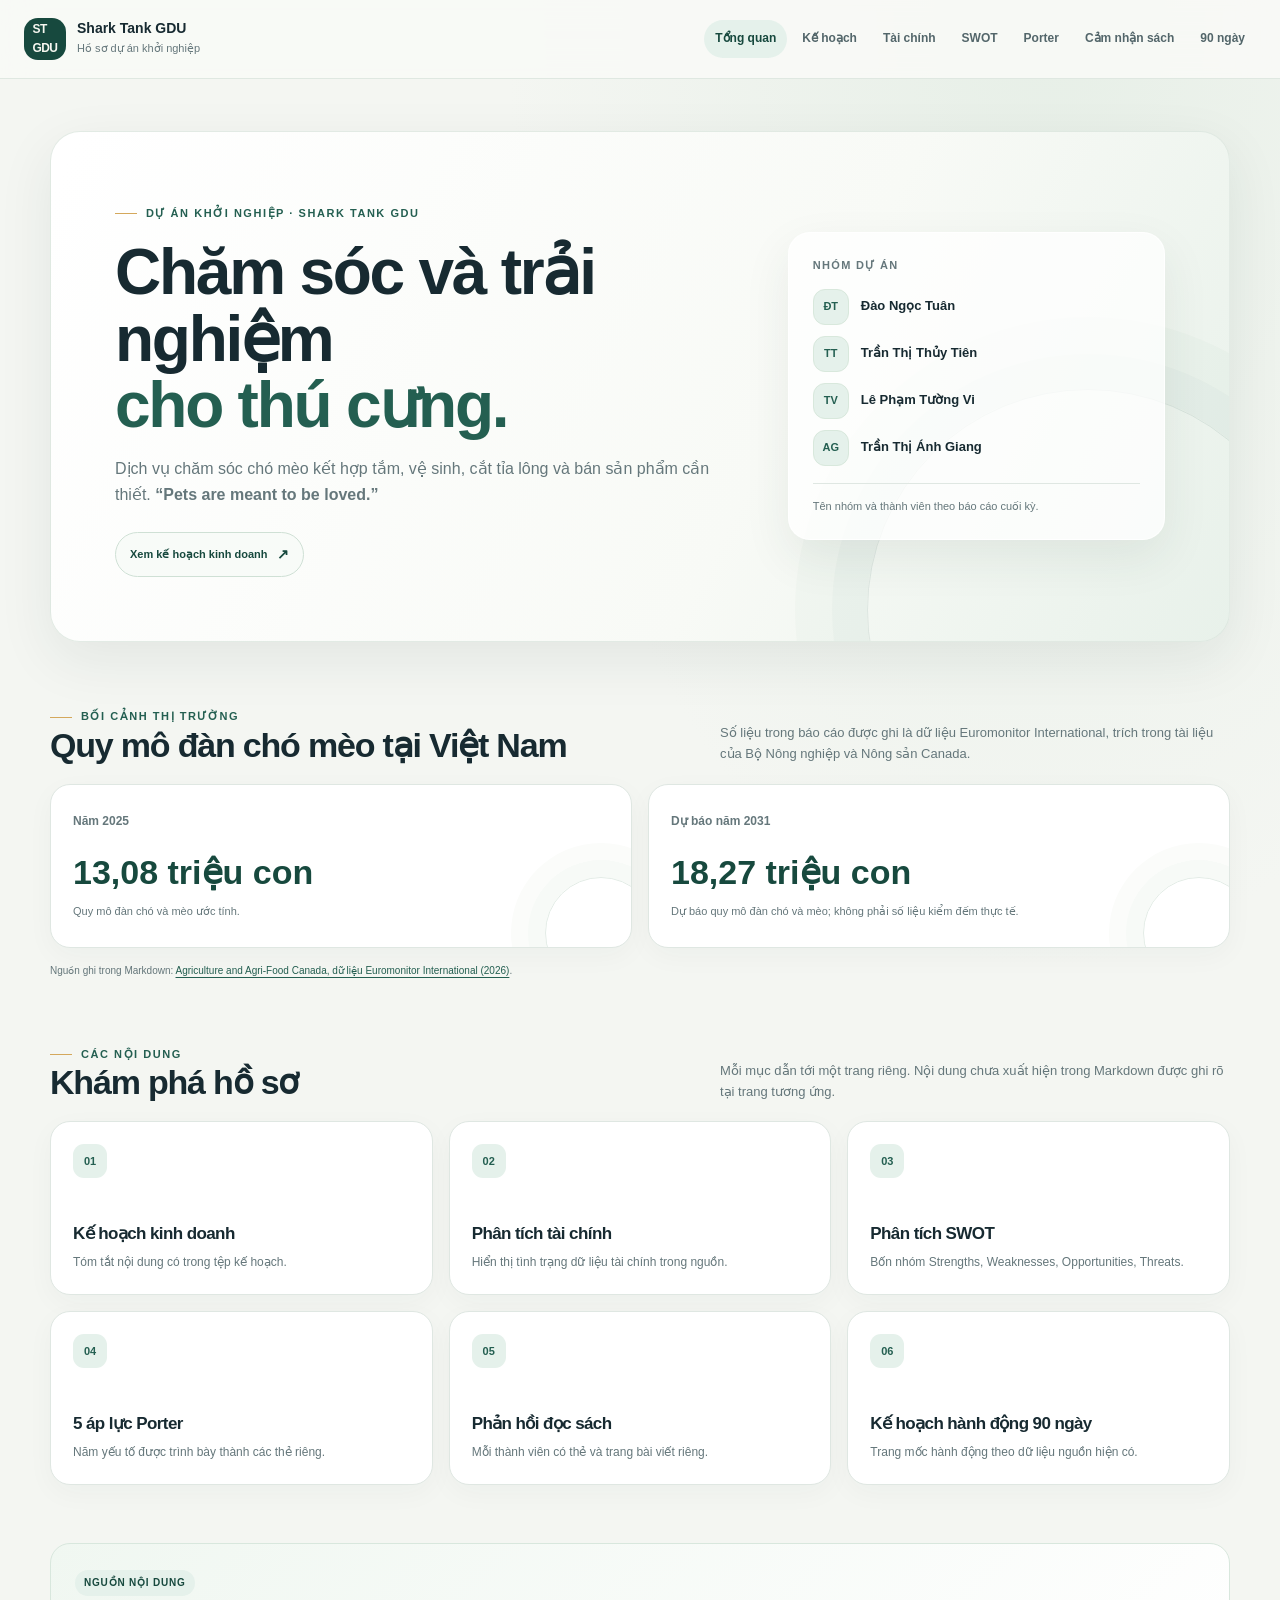
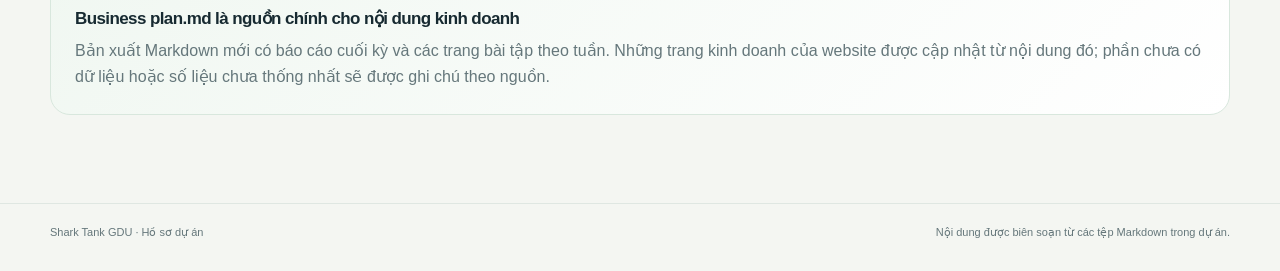
<file: Index.html>
<!doctype html>
<html lang="vi">
<head>
  <meta charset="utf-8">
  <meta name="viewport" content="width=device-width, initial-scale=1">
  <meta name="description" content="Hồ sơ dự án khởi nghiệp Shark Tank GDU từ các tệp Markdown được cung cấp.">
  <title>Shark Tank GDU | Tổng quan</title>
  <link rel="stylesheet" href="style.css">
</head>
<body>
  <header class="site-header">
    <div class="header-inner">
      <a class="brand" href="index.html" aria-label="Shark Tank GDU - Trang chủ">
        <span class="brand-mark">ST<br>GDU</span>
        <span><span class="brand-name">Shark Tank GDU</span><span class="brand-caption">Hồ sơ dự án khởi nghiệp</span></span>
      </a>
      <nav class="main-nav" aria-label="Điều hướng chính">
        <a href="index.html" aria-current="page">Tổng quan</a>
        <a href="business-plan.html">Kế hoạch</a>
        <a href="financial-analysis.html">Tài chính</a>
        <a href="swot.html">SWOT</a>
        <a href="five-forces.html">Porter</a>
        <a href="reflections.html">Cảm nhận sách</a>
        <a href="action-plan.html">90 ngày</a>
      </nav>
    </div>
  </header>

  <main class="page-shell page-main">
    <section class="hero">
      <div class="hero-copy">
        <span class="eyebrow">Dự án khởi nghiệp · Shark Tank GDU</span>
        <h1>Chăm sóc và trải nghiệm<br><span>cho thú cưng.</span></h1>
        <p>Dịch vụ chăm sóc chó mèo kết hợp tắm, vệ sinh, cắt tỉa lông và bán sản phẩm cần thiết. <strong>“Pets are meant to be loved.”</strong></p>
        <a class="button-link" href="business-plan.html">Xem kế hoạch kinh doanh</a>
      </div>
      <aside class="hero-panel" aria-label="Thành viên được nêu trong các tệp Markdown">
        <p class="hero-panel-label">Nhóm dự án</p>
        <div class="team-stack">
          <div class="team-row"><span class="avatar">ĐT</span>Đào Ngọc Tuân</div>
          <div class="team-row"><span class="avatar">TT</span>Trần Thị Thủy Tiên</div>
          <div class="team-row"><span class="avatar">TV</span>Lê Phạm Tường Vi</div>
          <div class="team-row"><span class="avatar">AG</span>Trần Thị Ánh Giang</div>
        </div>
        <p class="hero-panel-foot">Tên nhóm và thành viên theo báo cáo cuối kỳ.</p>
      </aside>
    </section>

    <section class="section" aria-labelledby="market-title">
      <div class="section-heading"><div><span class="eyebrow">Bối cảnh thị trường</span><h2 id="market-title">Quy mô đàn chó mèo tại Việt Nam</h2></div><p>Số liệu trong báo cáo được ghi là dữ liệu Euromonitor International, trích trong tài liệu của Bộ Nông nghiệp và Nông sản Canada.</p></div>
      <div class="card-grid two">
        <article class="card metric-card"><span class="metric-label">Năm 2025</span><strong class="metric-value large">13,08 triệu con</strong><p>Quy mô đàn chó và mèo ước tính.</p></article>
        <article class="card metric-card"><span class="metric-label">Dự báo năm 2031</span><strong class="metric-value large">18,27 triệu con</strong><p>Dự báo quy mô đàn chó và mèo; không phải số liệu kiểm đếm thực tế.</p></article>
      </div>
      <p class="market-source">Nguồn ghi trong Markdown: <a href="https://agriculture.canada.ca/en/international-trade/reports-and-guides/sector-trend-analysis-pet-food-vietnam?utm_source=chatgpt.com" target="_blank" rel="noreferrer">Agriculture and Agri-Food Canada, dữ liệu Euromonitor International (2026)</a>.</p>
    </section>

    <section class="section" aria-labelledby="sections-title">
      <div class="section-heading">
        <div><span class="eyebrow">Các nội dung</span><h2 id="sections-title">Khám phá hồ sơ</h2></div>
        <p>Mỗi mục dẫn tới một trang riêng. Nội dung chưa xuất hiện trong Markdown được ghi rõ tại trang tương ứng.</p>
      </div>
      <div class="card-grid">
        <a class="card card-link" href="business-plan.html"><span class="card-index">01</span><h3>Kế hoạch kinh doanh</h3><p>Tóm tắt nội dung có trong tệp kế hoạch.</p></a>
        <a class="card card-link" href="financial-analysis.html"><span class="card-index">02</span><h3>Phân tích tài chính</h3><p>Hiển thị tình trạng dữ liệu tài chính trong nguồn.</p></a>
        <a class="card card-link" href="swot.html"><span class="card-index">03</span><h3>Phân tích SWOT</h3><p>Bốn nhóm Strengths, Weaknesses, Opportunities, Threats.</p></a>
        <a class="card card-link" href="five-forces.html"><span class="card-index">04</span><h3>5 áp lực Porter</h3><p>Năm yếu tố được trình bày thành các thẻ riêng.</p></a>
        <a class="card card-link" href="reflections.html"><span class="card-index">05</span><h3>Phản hồi đọc sách</h3><p>Mỗi thành viên có thẻ và trang bài viết riêng.</p></a>
        <a class="card card-link" href="action-plan.html"><span class="card-index">06</span><h3>Kế hoạch hành động 90 ngày</h3><p>Trang mốc hành động theo dữ liệu nguồn hiện có.</p></a>
      </div>
    </section>

    <section class="section">
      <div class="note-card">
        <span class="source-label">Nguồn nội dung</span>
        <h3>Business plan.md là nguồn chính cho nội dung kinh doanh</h3>
        <p>Bản xuất Markdown mới có báo cáo cuối kỳ và các trang bài tập theo tuần. Những trang kinh doanh của website được cập nhật từ nội dung đó; phần chưa có dữ liệu hoặc số liệu chưa thống nhất sẽ được ghi chú theo nguồn.</p>
      </div>
    </section>
  </main>

  <footer class="site-footer"><div class="page-shell footer-inner"><p>Shark Tank GDU · Hồ sơ dự án</p><p>Nội dung được biên soạn từ các tệp Markdown trong dự án.</p></div></footer>
</body>
</html>
</file>
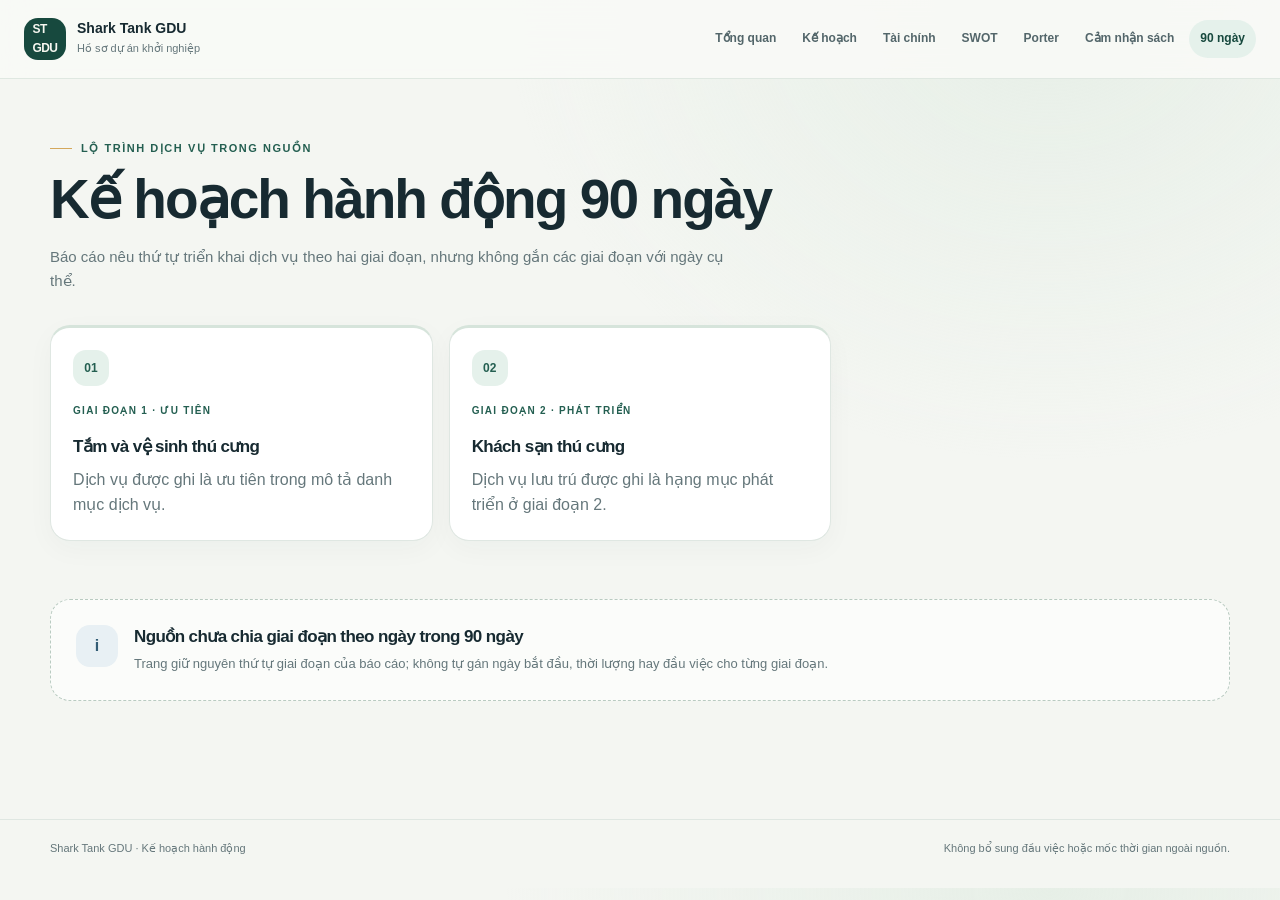
<file: action-plan.html>
<!doctype html>
<html lang="vi">
<head>
  <meta charset="utf-8">
  <meta name="viewport" content="width=device-width, initial-scale=1">
  <meta name="description" content="Kế hoạch hành động 90 ngày theo dữ liệu Markdown nguồn.">
  <title>Kế hoạch hành động 90 ngày | Shark Tank GDU</title>
  <link rel="stylesheet" href="style.css">
</head>
<body>
  <header class="site-header"><div class="header-inner">
    <a class="brand" href="index.html"><span class="brand-mark">ST<br>GDU</span><span><span class="brand-name">Shark Tank GDU</span><span class="brand-caption">Hồ sơ dự án khởi nghiệp</span></span></a>
    <nav class="main-nav" aria-label="Điều hướng chính"><a href="index.html">Tổng quan</a><a href="business-plan.html">Kế hoạch</a><a href="financial-analysis.html">Tài chính</a><a href="swot.html">SWOT</a><a href="five-forces.html">Porter</a><a href="reflections.html">Cảm nhận sách</a><a href="action-plan.html" aria-current="page">90 ngày</a></nav>
  </div></header>
  <main class="page-shell page-main">
    <div class="page-intro"><span class="eyebrow">Lộ trình dịch vụ trong nguồn</span><h1>Kế hoạch hành động 90 ngày</h1><p>Báo cáo nêu thứ tự triển khai dịch vụ theo hai giai đoạn, nhưng không gắn các giai đoạn với ngày cụ thể.</p></div>
    <div class="timeline">
      <article class="card timeline-card"><span class="phase-number">01</span><p class="timeline-phase">Giai đoạn 1 · Ưu tiên</p><h3>Tắm và vệ sinh thú cưng</h3><p>Dịch vụ được ghi là ưu tiên trong mô tả danh mục dịch vụ.</p></article>
      <article class="card timeline-card"><span class="phase-number">02</span><p class="timeline-phase">Giai đoạn 2 · Phát triển</p><h3>Khách sạn thú cưng</h3><p>Dịch vụ lưu trú được ghi là hạng mục phát triển ở giai đoạn 2.</p></article>
    </div>
    <section class="section"><div class="empty-state"><span class="empty-mark">i</span><div><h3>Nguồn chưa chia giai đoạn theo ngày trong 90 ngày</h3><p>Trang giữ nguyên thứ tự giai đoạn của báo cáo; không tự gán ngày bắt đầu, thời lượng hay đầu việc cho từng giai đoạn.</p></div></div></section>
  </main>
  <footer class="site-footer"><div class="page-shell footer-inner"><p>Shark Tank GDU · Kế hoạch hành động</p><p>Không bổ sung đầu việc hoặc mốc thời gian ngoài nguồn.</p></div></footer>
</body>
</html>
</file>
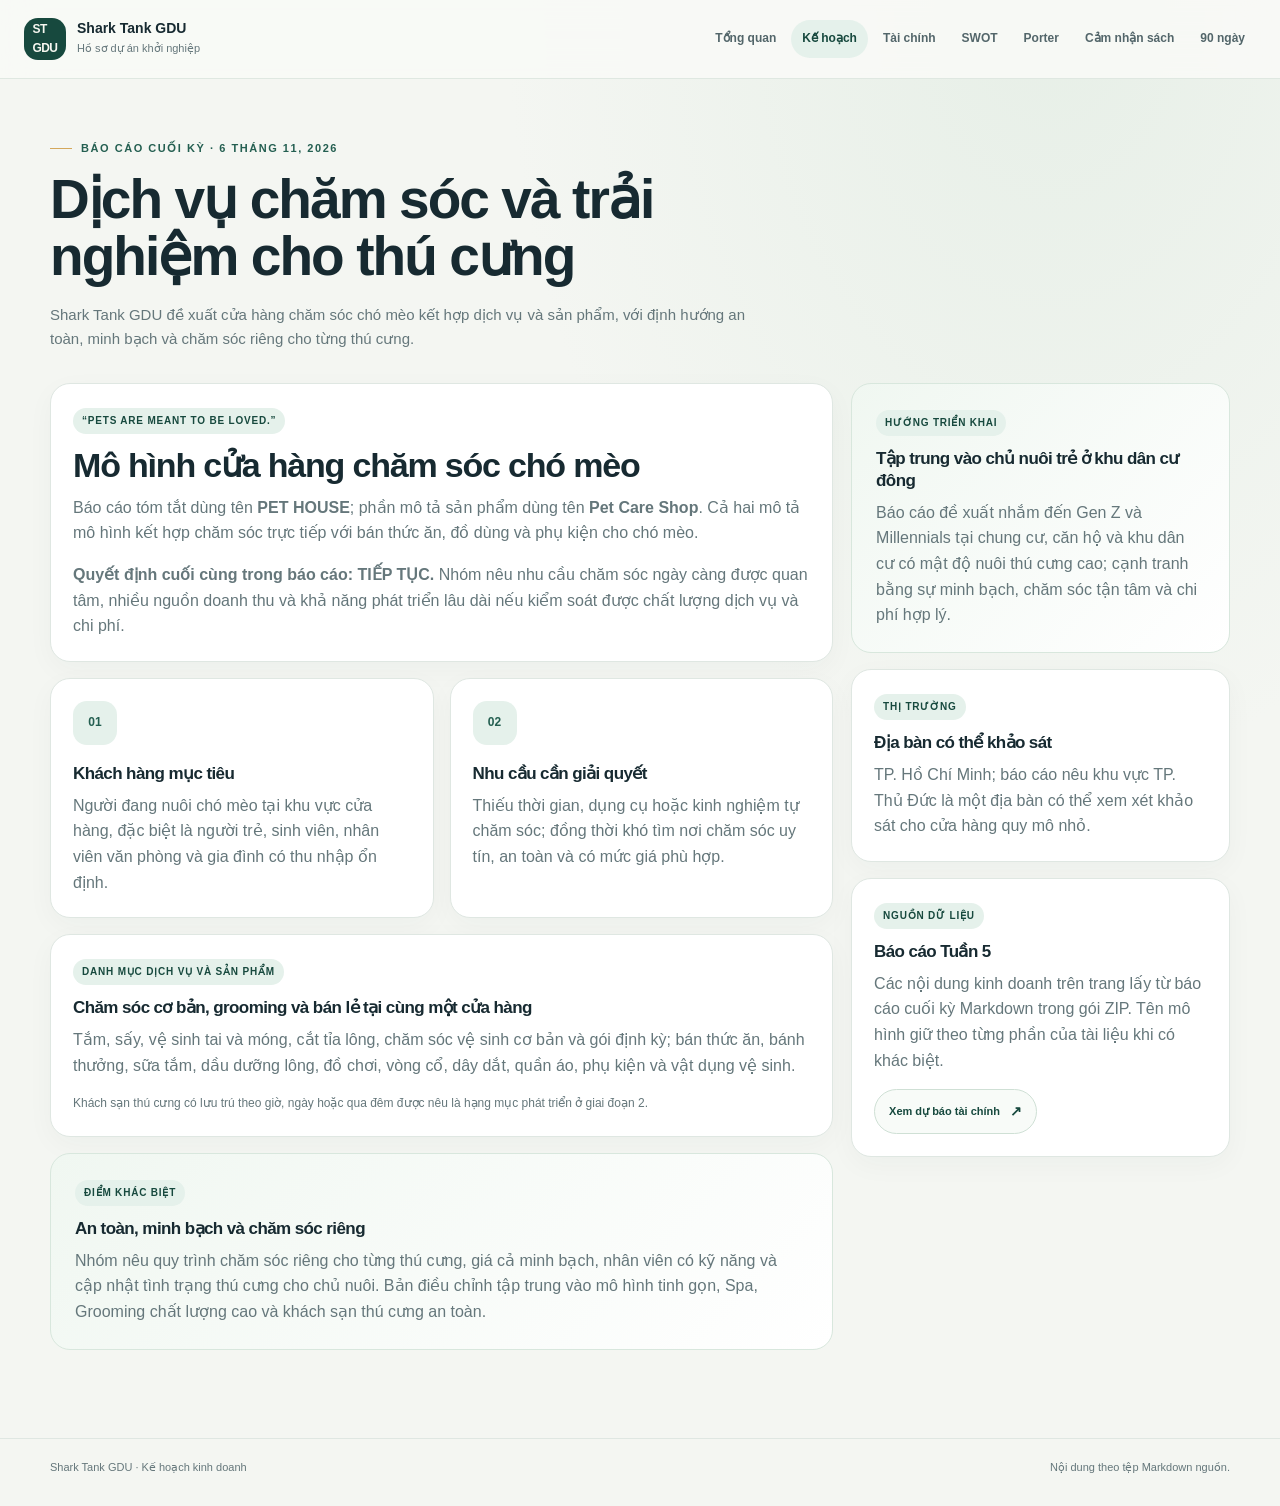
<file: business-plan.html>
<!doctype html>
<html lang="vi">
<head>
  <meta charset="utf-8">
  <meta name="viewport" content="width=device-width, initial-scale=1">
  <meta name="description" content="Nội dung kế hoạch kinh doanh có trong tệp Markdown của Shark Tank GDU.">
  <title>Kế hoạch kinh doanh | Shark Tank GDU</title>
  <link rel="stylesheet" href="style.css">
</head>
<body>
  <header class="site-header"><div class="header-inner">
    <a class="brand" href="index.html"><span class="brand-mark">ST<br>GDU</span><span><span class="brand-name">Shark Tank GDU</span><span class="brand-caption">Hồ sơ dự án khởi nghiệp</span></span></a>
    <nav class="main-nav" aria-label="Điều hướng chính"><a href="index.html">Tổng quan</a><a href="business-plan.html" aria-current="page">Kế hoạch</a><a href="financial-analysis.html">Tài chính</a><a href="swot.html">SWOT</a><a href="five-forces.html">Porter</a><a href="reflections.html">Cảm nhận sách</a><a href="action-plan.html">90 ngày</a></nav>
  </div></header>
  <main class="page-shell page-main">
    <div class="page-intro"><span class="eyebrow">Báo cáo cuối kỳ · 6 tháng 11, 2026</span><h1>Dịch vụ chăm sóc và trải nghiệm cho thú cưng</h1><p>Shark Tank GDU đề xuất cửa hàng chăm sóc chó mèo kết hợp dịch vụ và sản phẩm, với định hướng an toàn, minh bạch và chăm sóc riêng cho từng thú cưng.</p></div>
    <div class="content-layout">
      <div class="content-stack">
        <article class="card">
          <span class="source-label">“Pets are meant to be loved.”</span>
          <h2>Mô hình cửa hàng chăm sóc chó mèo</h2>
          <p>Báo cáo tóm tắt dùng tên <strong>PET HOUSE</strong>; phần mô tả sản phẩm dùng tên <strong>Pet Care Shop</strong>. Cả hai mô tả mô hình kết hợp chăm sóc trực tiếp với bán thức ăn, đồ dùng và phụ kiện cho chó mèo.</p>
          <p><strong>Quyết định cuối cùng trong báo cáo: TIẾP TỤC.</strong> Nhóm nêu nhu cầu chăm sóc ngày càng được quan tâm, nhiều nguồn doanh thu và khả năng phát triển lâu dài nếu kiểm soát được chất lượng dịch vụ và chi phí.</p>
        </article>
        <div class="card-grid two">
          <article class="card"><span class="card-icon">01</span><h3>Khách hàng mục tiêu</h3><p>Người đang nuôi chó mèo tại khu vực cửa hàng, đặc biệt là người trẻ, sinh viên, nhân viên văn phòng và gia đình có thu nhập ổn định.</p></article>
          <article class="card"><span class="card-icon">02</span><h3>Nhu cầu cần giải quyết</h3><p>Thiếu thời gian, dụng cụ hoặc kinh nghiệm tự chăm sóc; đồng thời khó tìm nơi chăm sóc uy tín, an toàn và có mức giá phù hợp.</p></article>
        </div>
        <article class="card">
          <span class="source-label">Danh mục dịch vụ và sản phẩm</span>
          <h3>Chăm sóc cơ bản, grooming và bán lẻ tại cùng một cửa hàng</h3>
          <p>Tắm, sấy, vệ sinh tai và móng, cắt tỉa lông, chăm sóc vệ sinh cơ bản và gói định kỳ; bán thức ăn, bánh thưởng, sữa tắm, dầu dưỡng lông, đồ chơi, vòng cổ, dây dắt, quần áo, phụ kiện và vật dụng vệ sinh.</p>
          <p class="muted-small">Khách sạn thú cưng có lưu trú theo giờ, ngày hoặc qua đêm được nêu là hạng mục phát triển ở giai đoạn 2.</p>
        </article>
        <article class="note-card">
          <span class="source-label">Điểm khác biệt</span>
          <h3>An toàn, minh bạch và chăm sóc riêng</h3>
          <p>Nhóm nêu quy trình chăm sóc riêng cho từng thú cưng, giá cả minh bạch, nhân viên có kỹ năng và cập nhật tình trạng thú cưng cho chủ nuôi. Bản điều chỉnh tập trung vào mô hình tinh gọn, Spa, Grooming chất lượng cao và khách sạn thú cưng an toàn.</p>
        </article>
      </div>
      <aside class="content-stack">
        <div class="note-card"><span class="source-label">Hướng triển khai</span><h3>Tập trung vào chủ nuôi trẻ ở khu dân cư đông</h3><p>Báo cáo đề xuất nhắm đến Gen Z và Millennials tại chung cư, căn hộ và khu dân cư có mật độ nuôi thú cưng cao; cạnh tranh bằng sự minh bạch, chăm sóc tận tâm và chi phí hợp lý.</p></div>
        <article class="card"><span class="source-label">Thị trường</span><h3>Địa bàn có thể khảo sát</h3><p>TP. Hồ Chí Minh; báo cáo nêu khu vực TP. Thủ Đức là một địa bàn có thể xem xét khảo sát cho cửa hàng quy mô nhỏ.</p></article>
        <article class="card"><span class="source-label">Nguồn dữ liệu</span><h3>Báo cáo Tuần 5</h3><p>Các nội dung kinh doanh trên trang lấy từ báo cáo cuối kỳ Markdown trong gói ZIP. Tên mô hình giữ theo từng phần của tài liệu khi có khác biệt.</p><a class="button-link" href="financial-analysis.html">Xem dự báo tài chính</a></article>
      </aside>
    </div>
  </main>
  <footer class="site-footer"><div class="page-shell footer-inner"><p>Shark Tank GDU · Kế hoạch kinh doanh</p><p>Nội dung theo tệp Markdown nguồn.</p></div></footer>
</body>
</html>
</file>
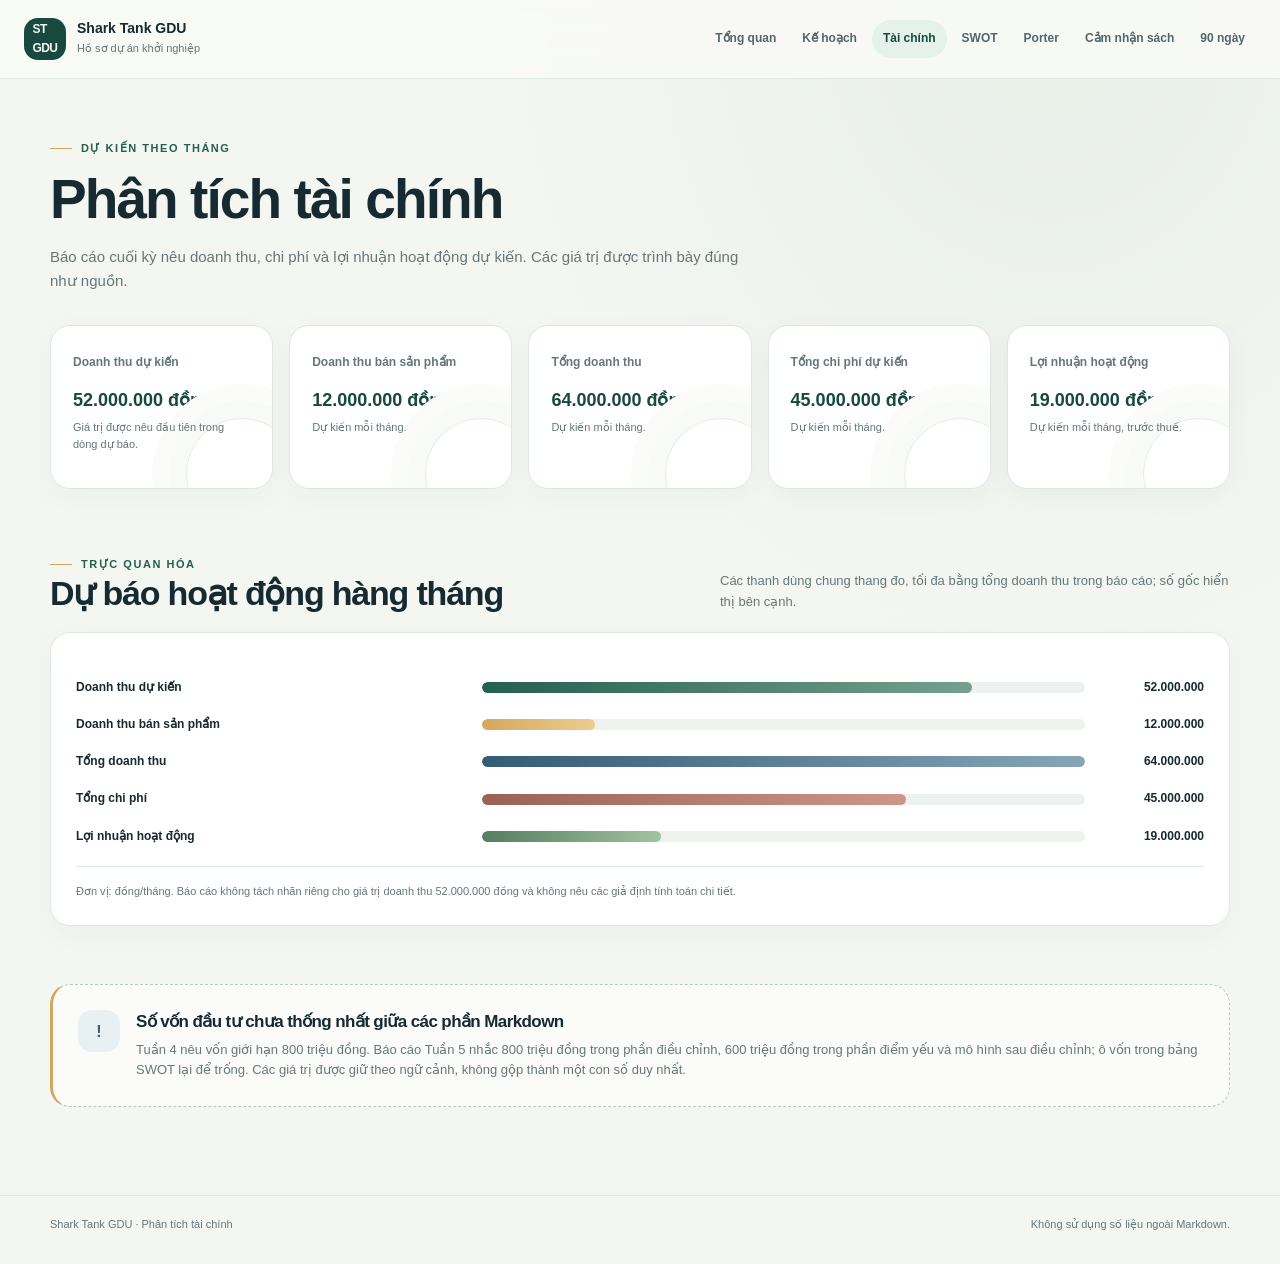
<file: financial-analysis.html>
<!doctype html>
<html lang="vi">
<head>
  <meta charset="utf-8">
  <meta name="viewport" content="width=device-width, initial-scale=1">
  <meta name="description" content="Phân tích tài chính dựa trên nội dung trong Markdown.">
  <title>Phân tích tài chính | Shark Tank GDU</title>
  <link rel="stylesheet" href="style.css">
</head>
<body>
  <header class="site-header"><div class="header-inner">
    <a class="brand" href="index.html"><span class="brand-mark">ST<br>GDU</span><span><span class="brand-name">Shark Tank GDU</span><span class="brand-caption">Hồ sơ dự án khởi nghiệp</span></span></a>
    <nav class="main-nav" aria-label="Điều hướng chính"><a href="index.html">Tổng quan</a><a href="business-plan.html">Kế hoạch</a><a href="financial-analysis.html" aria-current="page">Tài chính</a><a href="swot.html">SWOT</a><a href="five-forces.html">Porter</a><a href="reflections.html">Cảm nhận sách</a><a href="action-plan.html">90 ngày</a></nav>
  </div></header>
  <main class="page-shell page-main">
    <div class="page-intro"><span class="eyebrow">Dự kiến theo tháng</span><h1>Phân tích tài chính</h1><p>Báo cáo cuối kỳ nêu doanh thu, chi phí và lợi nhuận hoạt động dự kiến. Các giá trị được trình bày đúng như nguồn.</p></div>
    <div class="card-grid five">
      <article class="card metric-card"><span class="metric-label">Doanh thu dự kiến</span><strong class="metric-value">52.000.000 đồng</strong><p>Giá trị được nêu đầu tiên trong dòng dự báo.</p></article>
      <article class="card metric-card"><span class="metric-label">Doanh thu bán sản phẩm</span><strong class="metric-value">12.000.000 đồng</strong><p>Dự kiến mỗi tháng.</p></article>
      <article class="card metric-card"><span class="metric-label">Tổng doanh thu</span><strong class="metric-value">64.000.000 đồng</strong><p>Dự kiến mỗi tháng.</p></article>
      <article class="card metric-card"><span class="metric-label">Tổng chi phí dự kiến</span><strong class="metric-value">45.000.000 đồng</strong><p>Dự kiến mỗi tháng.</p></article>
      <article class="card metric-card"><span class="metric-label">Lợi nhuận hoạt động</span><strong class="metric-value">19.000.000 đồng</strong><p>Dự kiến mỗi tháng, trước thuế.</p></article>
    </div>
    <section class="section">
      <div class="section-heading"><div><span class="eyebrow">Trực quan hóa</span><h2>Dự báo hoạt động hàng tháng</h2></div><p>Các thanh dùng chung thang đo, tối đa bằng tổng doanh thu trong báo cáo; số gốc hiển thị bên cạnh.</p></div>
      <div class="card finance-chart">
        <div class="bar-list" aria-label="So sánh dự báo tài chính theo tháng">
          <div class="bar-item"><span class="bar-label">Doanh thu dự kiến</span><div class="bar-track"><span class="bar-fill" style="width:81.25%"></span></div><strong class="bar-value">52.000.000</strong></div>
          <div class="bar-item"><span class="bar-label">Doanh thu bán sản phẩm</span><div class="bar-track"><span class="bar-fill" style="width:18.75%"></span></div><strong class="bar-value">12.000.000</strong></div>
          <div class="bar-item"><span class="bar-label">Tổng doanh thu</span><div class="bar-track"><span class="bar-fill" style="width:100%"></span></div><strong class="bar-value">64.000.000</strong></div>
          <div class="bar-item"><span class="bar-label">Tổng chi phí</span><div class="bar-track"><span class="bar-fill" style="width:70.3125%"></span></div><strong class="bar-value">45.000.000</strong></div>
          <div class="bar-item"><span class="bar-label">Lợi nhuận hoạt động</span><div class="bar-track"><span class="bar-fill" style="width:29.6875%"></span></div><strong class="bar-value">19.000.000</strong></div>
        </div>
        <p class="finance-note">Đơn vị: đồng/tháng. Báo cáo không tách nhãn riêng cho giá trị doanh thu 52.000.000 đồng và không nêu các giả định tính toán chi tiết.</p>
      </div>
    </section>
    <section class="section">
      <div class="empty-state finance-conflict"><span class="empty-mark">!</span><div><h3>Số vốn đầu tư chưa thống nhất giữa các phần Markdown</h3><p>Tuần 4 nêu vốn giới hạn 800 triệu đồng. Báo cáo Tuần 5 nhắc 800 triệu đồng trong phần điều chỉnh, 600 triệu đồng trong phần điểm yếu và mô hình sau điều chỉnh; ô vốn trong bảng SWOT lại để trống. Các giá trị được giữ theo ngữ cảnh, không gộp thành một con số duy nhất.</p></div></div>
    </section>
  </main>
  <footer class="site-footer"><div class="page-shell footer-inner"><p>Shark Tank GDU · Phân tích tài chính</p><p>Không sử dụng số liệu ngoài Markdown.</p></div></footer>
</body>
</html>
</file>
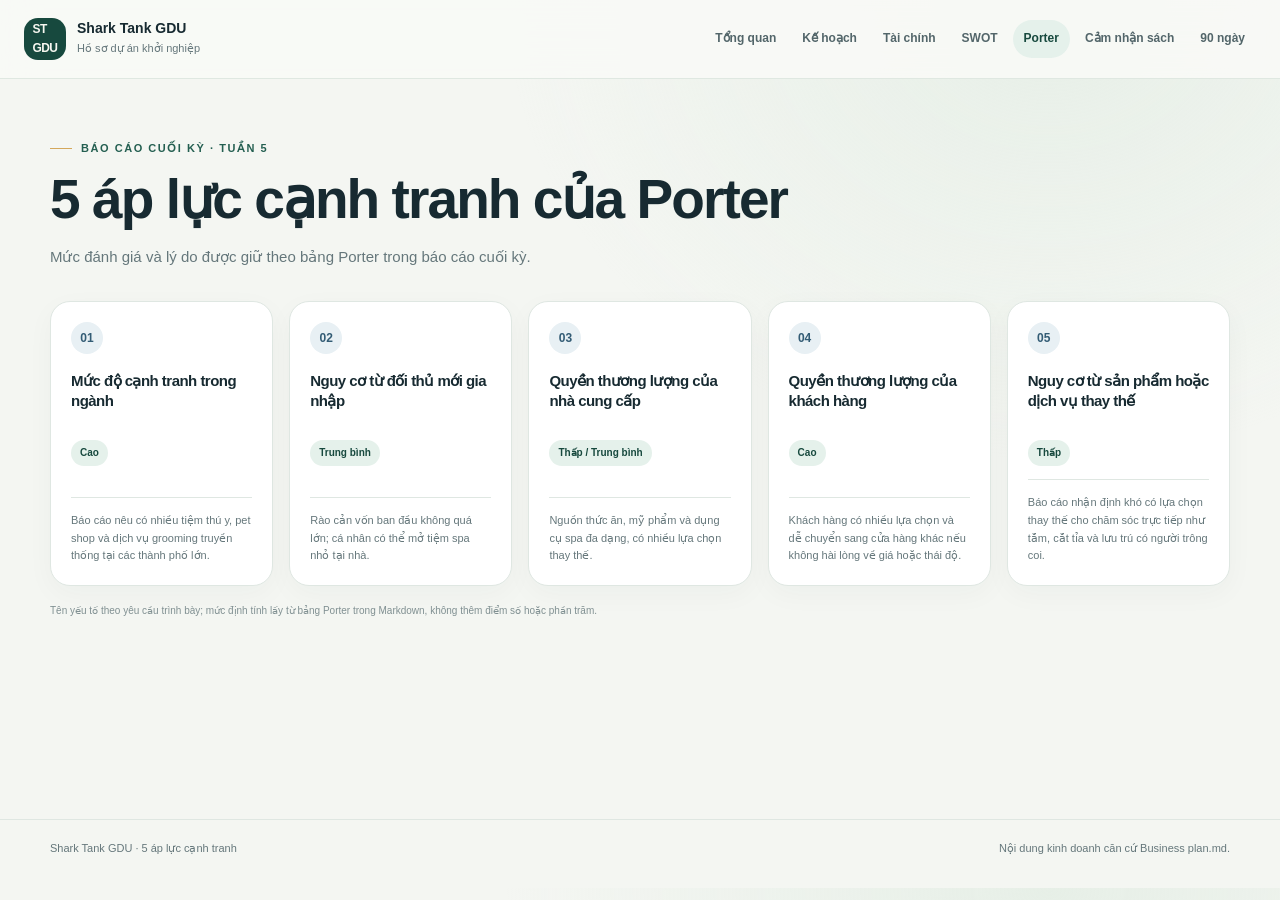
<file: five-forces.html>
<!doctype html>
<html lang="vi">
<head>
  <meta charset="utf-8">
  <meta name="viewport" content="width=device-width, initial-scale=1">
  <meta name="description" content="Năm áp lực cạnh tranh của Porter theo nội dung Markdown nguồn.">
  <title>5 áp lực cạnh tranh của Porter | Shark Tank GDU</title>
  <link rel="stylesheet" href="style.css">
</head>
<body>
  <header class="site-header"><div class="header-inner">
    <a class="brand" href="index.html"><span class="brand-mark">ST<br>GDU</span><span><span class="brand-name">Shark Tank GDU</span><span class="brand-caption">Hồ sơ dự án khởi nghiệp</span></span></a>
    <nav class="main-nav" aria-label="Điều hướng chính"><a href="index.html">Tổng quan</a><a href="business-plan.html">Kế hoạch</a><a href="financial-analysis.html">Tài chính</a><a href="swot.html">SWOT</a><a href="five-forces.html" aria-current="page">Porter</a><a href="reflections.html">Cảm nhận sách</a><a href="action-plan.html">90 ngày</a></nav>
  </div></header>
  <main class="page-shell page-main">
    <div class="page-intro"><span class="eyebrow">Báo cáo cuối kỳ · Tuần 5</span><h1>5 áp lực cạnh tranh của Porter</h1><p>Mức đánh giá và lý do được giữ theo bảng Porter trong báo cáo cuối kỳ.</p></div>
    <div class="card-grid five">
      <article class="card force-card"><span class="force-number">01</span><h3>Mức độ cạnh tranh trong ngành</h3><span class="force-level">Cao</span><p class="force-reason">Báo cáo nêu có nhiều tiệm thú y, pet shop và dịch vụ grooming truyền thống tại các thành phố lớn.</p></article>
      <article class="card force-card"><span class="force-number">02</span><h3>Nguy cơ từ đối thủ mới gia nhập</h3><span class="force-level">Trung bình</span><p class="force-reason">Rào cản vốn ban đầu không quá lớn; cá nhân có thể mở tiệm spa nhỏ tại nhà.</p></article>
      <article class="card force-card"><span class="force-number">03</span><h3>Quyền thương lượng của nhà cung cấp</h3><span class="force-level">Thấp / Trung bình</span><p class="force-reason">Nguồn thức ăn, mỹ phẩm và dụng cụ spa đa dạng, có nhiều lựa chọn thay thế.</p></article>
      <article class="card force-card"><span class="force-number">04</span><h3>Quyền thương lượng của khách hàng</h3><span class="force-level">Cao</span><p class="force-reason">Khách hàng có nhiều lựa chọn và dễ chuyển sang cửa hàng khác nếu không hài lòng về giá hoặc thái độ.</p></article>
      <article class="card force-card"><span class="force-number">05</span><h3>Nguy cơ từ sản phẩm hoặc dịch vụ thay thế</h3><span class="force-level">Thấp</span><p class="force-reason">Báo cáo nhận định khó có lựa chọn thay thế cho chăm sóc trực tiếp như tắm, cắt tỉa và lưu trú có người trông coi.</p></article>
    </div>
    <p class="source-note">Tên yếu tố theo yêu cầu trình bày; mức định tính lấy từ bảng Porter trong Markdown, không thêm điểm số hoặc phần trăm.</p>
  </main>
  <footer class="site-footer"><div class="page-shell footer-inner"><p>Shark Tank GDU · 5 áp lực cạnh tranh</p><p>Nội dung kinh doanh căn cứ Business plan.md.</p></div></footer>
</body>
</html>
</file>
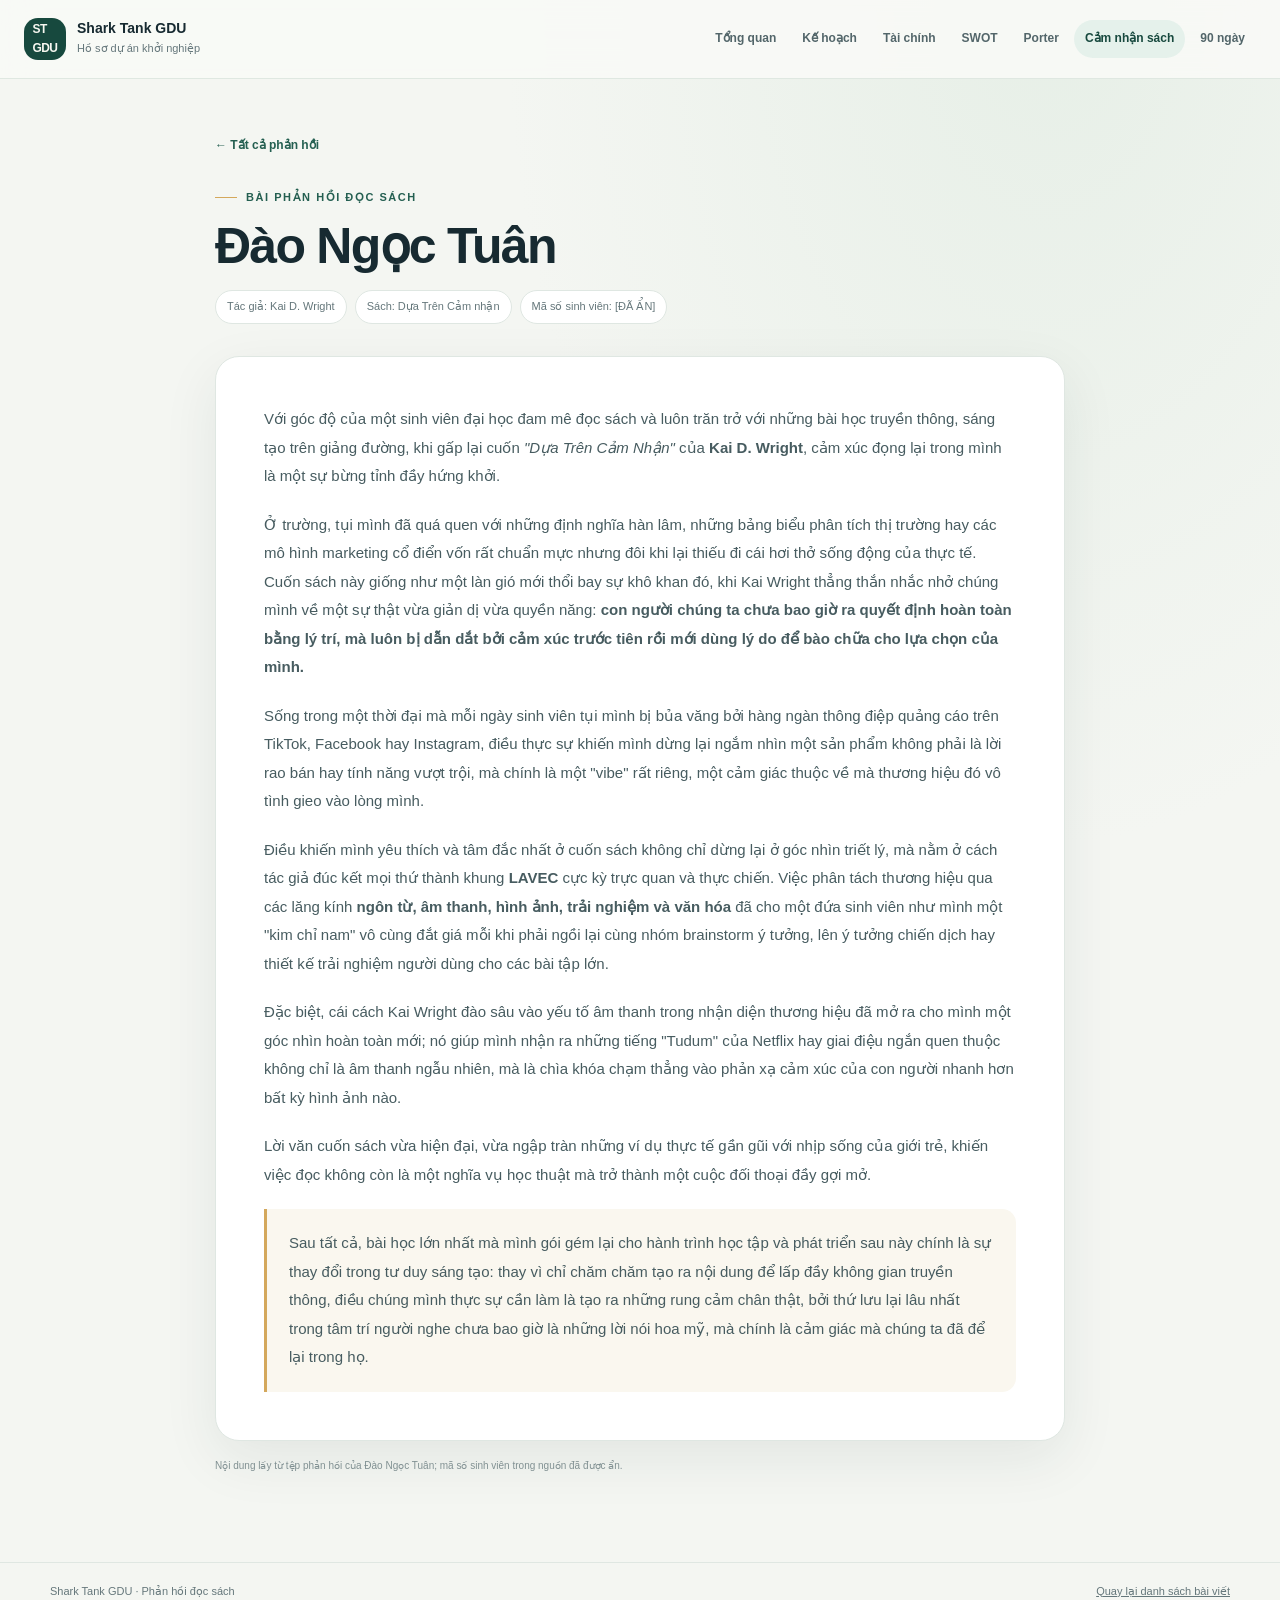
<file: reflection-dao-ngoc-tuan.html>
<!doctype html>
<html lang="vi">
<head>
  <meta charset="utf-8">
  <meta name="viewport" content="width=device-width, initial-scale=1">
  <meta name="description" content="Bài phản hồi đọc sách của Đào Ngọc Tuân về Dựa Trên Cảm nhận.">
  <title>Đào Ngọc Tuân | Phản hồi đọc sách</title>
  <link rel="stylesheet" href="style.css">
</head>
<body>
  <header class="site-header"><div class="header-inner">
    <a class="brand" href="index.html"><span class="brand-mark">ST<br>GDU</span><span><span class="brand-name">Shark Tank GDU</span><span class="brand-caption">Hồ sơ dự án khởi nghiệp</span></span></a>
    <nav class="main-nav" aria-label="Điều hướng chính"><a href="index.html">Tổng quan</a><a href="business-plan.html">Kế hoạch</a><a href="financial-analysis.html">Tài chính</a><a href="swot.html">SWOT</a><a href="five-forces.html">Porter</a><a href="reflections.html" aria-current="page">Cảm nhận sách</a><a href="action-plan.html">90 ngày</a></nav>
  </div></header>
  <main class="page-shell page-main reflection-detail">
    <a class="detail-back" href="reflections.html">← Tất cả phản hồi</a>
    <div class="page-intro"><span class="eyebrow">Bài phản hồi đọc sách</span><h1>Đào Ngọc Tuân</h1><div class="article-meta"><span class="meta-pill">Tác giả: Kai D. Wright</span><span class="meta-pill">Sách: Dựa Trên Cảm nhận</span><span class="meta-pill">Mã số sinh viên: [ĐÃ ẨN]</span></div></div>
    <article class="article-body">
      <p>Với góc độ của một sinh viên đại học đam mê đọc sách và luôn trăn trở với những bài học truyền thông, sáng tạo trên giảng đường, khi gấp lại cuốn <em>"Dựa Trên Cảm Nhận"</em> của <strong>Kai D. Wright</strong>, cảm xúc đọng lại trong mình là một sự bừng tỉnh đầy hứng khởi.</p>
      <p>Ở trường, tụi mình đã quá quen với những định nghĩa hàn lâm, những bảng biểu phân tích thị trường hay các mô hình marketing cổ điển vốn rất chuẩn mực nhưng đôi khi lại thiếu đi cái hơi thở sống động của thực tế. Cuốn sách này giống như một làn gió mới thổi bay sự khô khan đó, khi Kai Wright thẳng thắn nhắc nhở chúng mình về một sự thật vừa giản dị vừa quyền năng: <strong>con người chúng ta chưa bao giờ ra quyết định hoàn toàn bằng lý trí, mà luôn bị dẫn dắt bởi cảm xúc trước tiên rồi mới dùng lý do để bào chữa cho lựa chọn của mình.</strong></p>
      <p>Sống trong một thời đại mà mỗi ngày sinh viên tụi mình bị bủa văng bởi hàng ngàn thông điệp quảng cáo trên TikTok, Facebook hay Instagram, điều thực sự khiến mình dừng lại ngắm nhìn một sản phẩm không phải là lời rao bán hay tính năng vượt trội, mà chính là một "vibe" rất riêng, một cảm giác thuộc về mà thương hiệu đó vô tình gieo vào lòng mình.</p>
      <p>Điều khiến mình yêu thích và tâm đắc nhất ở cuốn sách không chỉ dừng lại ở góc nhìn triết lý, mà nằm ở cách tác giả đúc kết mọi thứ thành khung <strong>LAVEC</strong> cực kỳ trực quan và thực chiến. Việc phân tách thương hiệu qua các lăng kính <strong>ngôn từ, âm thanh, hình ảnh, trải nghiệm và văn hóa</strong> đã cho một đứa sinh viên như mình một "kim chỉ nam" vô cùng đắt giá mỗi khi phải ngồi lại cùng nhóm brainstorm ý tưởng, lên ý tưởng chiến dịch hay thiết kế trải nghiệm người dùng cho các bài tập lớn.</p>
      <p>Đặc biệt, cái cách Kai Wright đào sâu vào yếu tố âm thanh trong nhận diện thương hiệu đã mở ra cho mình một góc nhìn hoàn toàn mới; nó giúp mình nhận ra những tiếng "Tudum" của Netflix hay giai điệu ngắn quen thuộc không chỉ là âm thanh ngẫu nhiên, mà là chìa khóa chạm thẳng vào phản xạ cảm xúc của con người nhanh hơn bất kỳ hình ảnh nào.</p>
      <p>Lời văn cuốn sách vừa hiện đại, vừa ngập tràn những ví dụ thực tế gần gũi với nhịp sống của giới trẻ, khiến việc đọc không còn là một nghĩa vụ học thuật mà trở thành một cuộc đối thoại đầy gợi mở.</p>
      <div class="article-callout"><p>Sau tất cả, bài học lớn nhất mà mình gói gém lại cho hành trình học tập và phát triển sau này chính là sự thay đổi trong tư duy sáng tạo: thay vì chỉ chăm chăm tạo ra nội dung để lấp đầy không gian truyền thông, điều chúng mình thực sự cần làm là tạo ra những rung cảm chân thật, bởi thứ lưu lại lâu nhất trong tâm trí người nghe chưa bao giờ là những lời nói hoa mỹ, mà chính là cảm giác mà chúng ta đã để lại trong họ.</p></div>
    </article>
    <p class="source-note">Nội dung lấy từ tệp phản hồi của Đào Ngọc Tuân; mã số sinh viên trong nguồn đã được ẩn.</p>
  </main>
  <footer class="site-footer"><div class="page-shell footer-inner"><p>Shark Tank GDU · Phản hồi đọc sách</p><p><a href="reflections.html">Quay lại danh sách bài viết</a></p></div></footer>
</body>
</html>
</file>
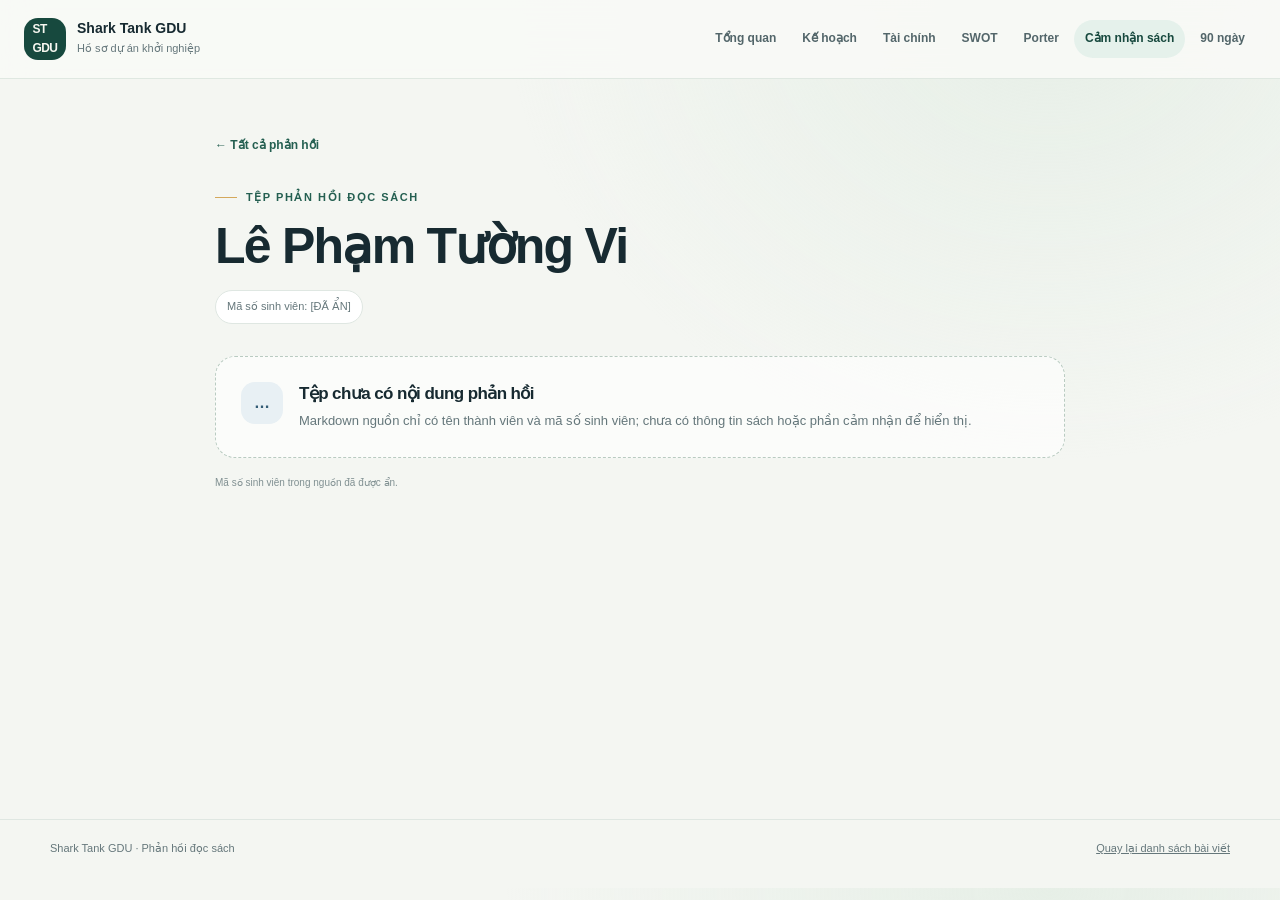
<file: reflection-le-pham-tuong-vi.html>
<!doctype html>
<html lang="vi">
<head>
  <meta charset="utf-8">
  <meta name="viewport" content="width=device-width, initial-scale=1">
  <meta name="description" content="Trang phản hồi đọc sách của Lê Phạm Tường Vi.">
  <title>Lê Phạm Tường Vi | Phản hồi đọc sách</title>
  <link rel="stylesheet" href="style.css">
</head>
<body>
  <header class="site-header"><div class="header-inner">
    <a class="brand" href="index.html"><span class="brand-mark">ST<br>GDU</span><span><span class="brand-name">Shark Tank GDU</span><span class="brand-caption">Hồ sơ dự án khởi nghiệp</span></span></a>
    <nav class="main-nav" aria-label="Điều hướng chính"><a href="index.html">Tổng quan</a><a href="business-plan.html">Kế hoạch</a><a href="financial-analysis.html">Tài chính</a><a href="swot.html">SWOT</a><a href="five-forces.html">Porter</a><a href="reflections.html" aria-current="page">Cảm nhận sách</a><a href="action-plan.html">90 ngày</a></nav>
  </div></header>
  <main class="page-shell page-main reflection-detail">
    <a class="detail-back" href="reflections.html">← Tất cả phản hồi</a>
    <div class="page-intro"><span class="eyebrow">Tệp phản hồi đọc sách</span><h1>Lê Phạm Tường Vi</h1><div class="article-meta"><span class="meta-pill">Mã số sinh viên: [ĐÃ ẨN]</span></div></div>
    <div class="empty-state"><span class="empty-mark">…</span><div><h3>Tệp chưa có nội dung phản hồi</h3><p>Markdown nguồn chỉ có tên thành viên và mã số sinh viên; chưa có thông tin sách hoặc phần cảm nhận để hiển thị.</p></div></div>
    <p class="source-note">Mã số sinh viên trong nguồn đã được ẩn.</p>
  </main>
  <footer class="site-footer"><div class="page-shell footer-inner"><p>Shark Tank GDU · Phản hồi đọc sách</p><p><a href="reflections.html">Quay lại danh sách bài viết</a></p></div></footer>
</body>
</html>
</file>
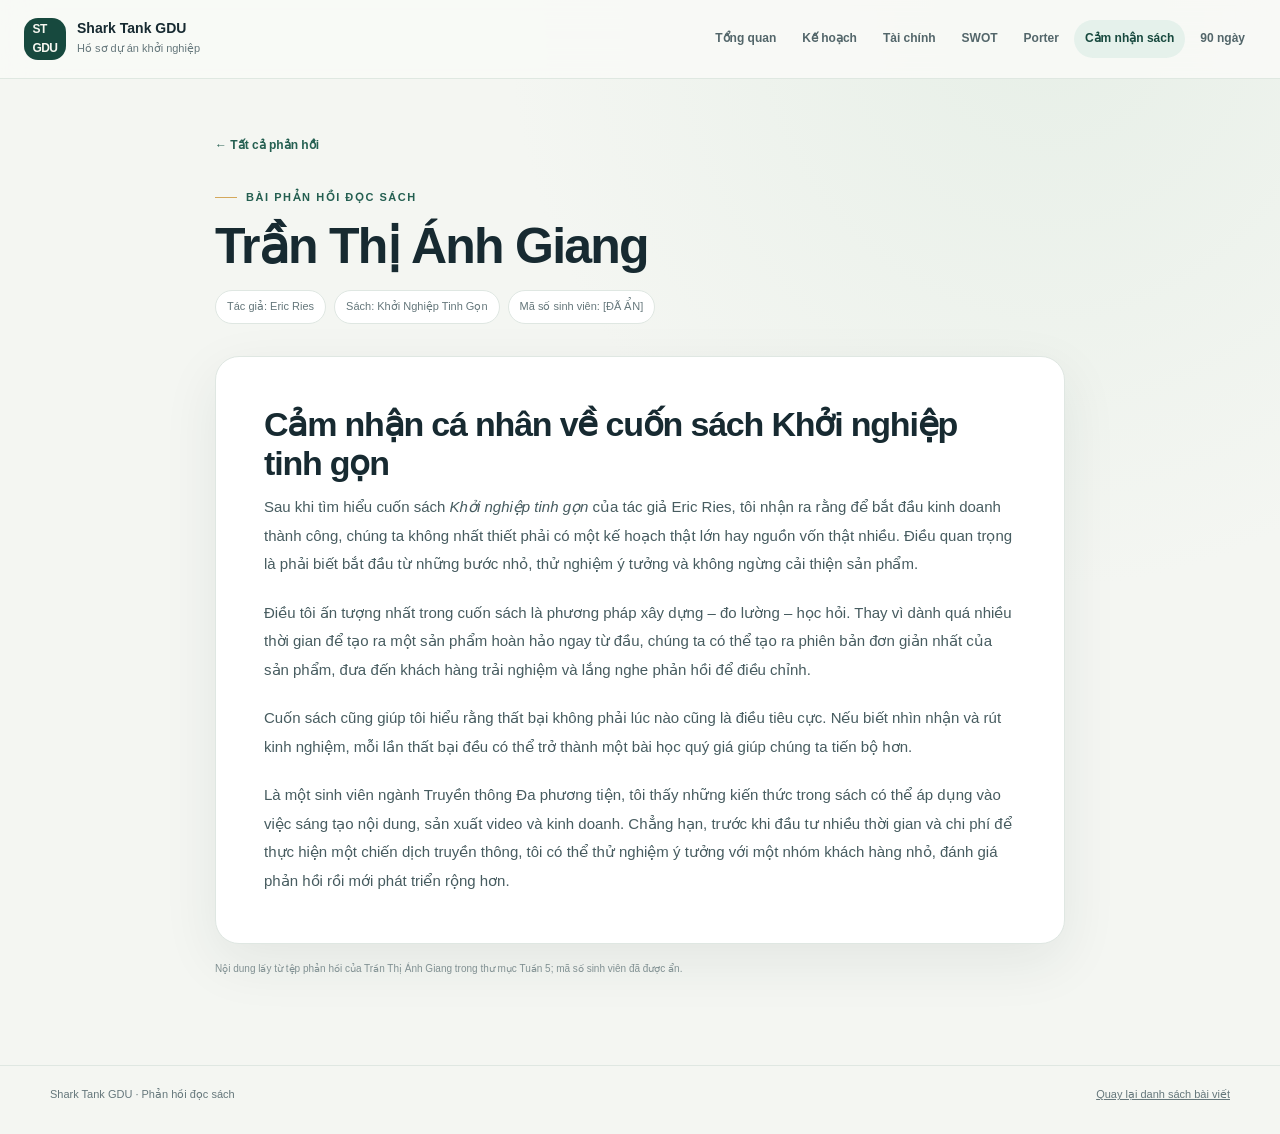
<file: reflection-tran-thi-anh-giang.html>
<!doctype html>
<html lang="vi">
<head>
  <meta charset="utf-8">
  <meta name="viewport" content="width=device-width, initial-scale=1">
  <meta name="description" content="Bài phản hồi đọc sách của Trần Thị Ánh Giang về Khởi Nghiệp Tinh Gọn.">
  <title>Trần Thị Ánh Giang | Phản hồi đọc sách</title>
  <link rel="stylesheet" href="style.css">
</head>
<body>
  <header class="site-header"><div class="header-inner">
    <a class="brand" href="index.html"><span class="brand-mark">ST<br>GDU</span><span><span class="brand-name">Shark Tank GDU</span><span class="brand-caption">Hồ sơ dự án khởi nghiệp</span></span></a>
    <nav class="main-nav" aria-label="Điều hướng chính"><a href="index.html">Tổng quan</a><a href="business-plan.html">Kế hoạch</a><a href="financial-analysis.html">Tài chính</a><a href="swot.html">SWOT</a><a href="five-forces.html">Porter</a><a href="reflections.html" aria-current="page">Cảm nhận sách</a><a href="action-plan.html">90 ngày</a></nav>
  </div></header>
  <main class="page-shell page-main reflection-detail">
    <a class="detail-back" href="reflections.html">← Tất cả phản hồi</a>
    <div class="page-intro"><span class="eyebrow">Bài phản hồi đọc sách</span><h1>Trần Thị Ánh Giang</h1><div class="article-meta"><span class="meta-pill">Tác giả: Eric Ries</span><span class="meta-pill">Sách: Khởi Nghiệp Tinh Gọn</span><span class="meta-pill">Mã số sinh viên: [ĐÃ ẨN]</span></div></div>
    <article class="article-body">
      <h2>Cảm nhận cá nhân về cuốn sách Khởi nghiệp tinh gọn</h2>
      <p>Sau khi tìm hiểu cuốn sách <em>Khởi nghiệp tinh gọn</em> của tác giả Eric Ries, tôi nhận ra rằng để bắt đầu kinh doanh thành công, chúng ta không nhất thiết phải có một kế hoạch thật lớn hay nguồn vốn thật nhiều. Điều quan trọng là phải biết bắt đầu từ những bước nhỏ, thử nghiệm ý tưởng và không ngừng cải thiện sản phẩm.</p>
      <p>Điều tôi ấn tượng nhất trong cuốn sách là phương pháp xây dựng – đo lường – học hỏi. Thay vì dành quá nhiều thời gian để tạo ra một sản phẩm hoàn hảo ngay từ đầu, chúng ta có thể tạo ra phiên bản đơn giản nhất của sản phẩm, đưa đến khách hàng trải nghiệm và lắng nghe phản hồi để điều chỉnh.</p>
      <p>Cuốn sách cũng giúp tôi hiểu rằng thất bại không phải lúc nào cũng là điều tiêu cực. Nếu biết nhìn nhận và rút kinh nghiệm, mỗi lần thất bại đều có thể trở thành một bài học quý giá giúp chúng ta tiến bộ hơn.</p>
      <p>Là một sinh viên ngành Truyền thông Đa phương tiện, tôi thấy những kiến thức trong sách có thể áp dụng vào việc sáng tạo nội dung, sản xuất video và kinh doanh. Chẳng hạn, trước khi đầu tư nhiều thời gian và chi phí để thực hiện một chiến dịch truyền thông, tôi có thể thử nghiệm ý tưởng với một nhóm khách hàng nhỏ, đánh giá phản hồi rồi mới phát triển rộng hơn.</p>
    </article>
    <p class="source-note">Nội dung lấy từ tệp phản hồi của Trần Thị Ánh Giang trong thư mục Tuần 5; mã số sinh viên đã được ẩn.</p>
  </main>
  <footer class="site-footer"><div class="page-shell footer-inner"><p>Shark Tank GDU · Phản hồi đọc sách</p><p><a href="reflections.html">Quay lại danh sách bài viết</a></p></div></footer>
</body>
</html>
</file>
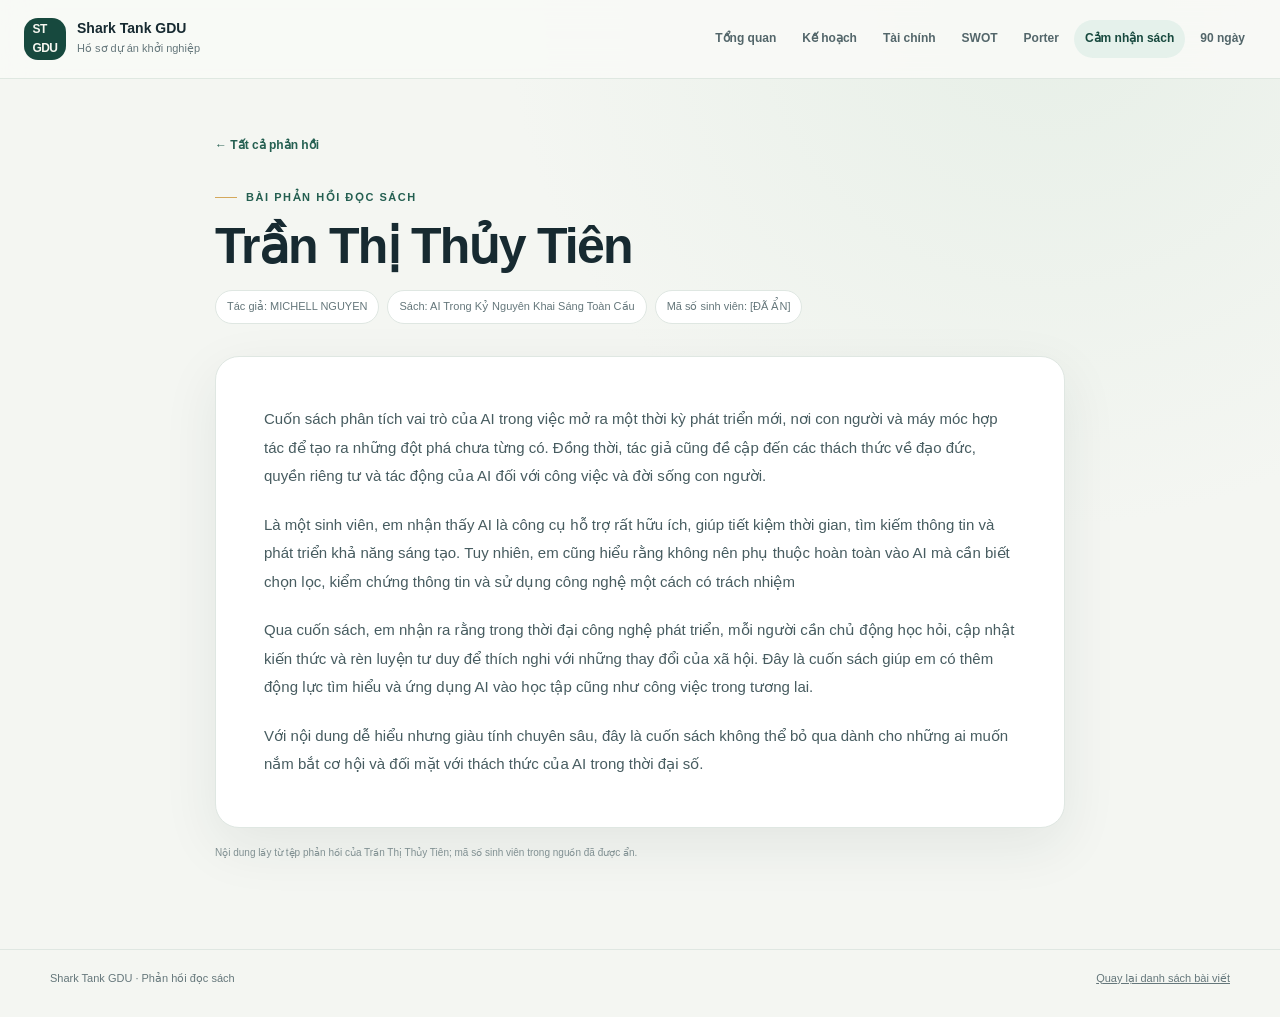
<file: reflection-tran-thi-thuy-tien.html>
<!doctype html>
<html lang="vi">
<head>
  <meta charset="utf-8">
  <meta name="viewport" content="width=device-width, initial-scale=1">
  <meta name="description" content="Bài phản hồi đọc sách của Trần Thị Thủy Tiên về AI Trong Kỷ Nguyên Khai Sáng Toàn Cầu.">
  <title>Trần Thị Thủy Tiên | Phản hồi đọc sách</title>
  <link rel="stylesheet" href="style.css">
</head>
<body>
  <header class="site-header"><div class="header-inner">
    <a class="brand" href="index.html"><span class="brand-mark">ST<br>GDU</span><span><span class="brand-name">Shark Tank GDU</span><span class="brand-caption">Hồ sơ dự án khởi nghiệp</span></span></a>
    <nav class="main-nav" aria-label="Điều hướng chính"><a href="index.html">Tổng quan</a><a href="business-plan.html">Kế hoạch</a><a href="financial-analysis.html">Tài chính</a><a href="swot.html">SWOT</a><a href="five-forces.html">Porter</a><a href="reflections.html" aria-current="page">Cảm nhận sách</a><a href="action-plan.html">90 ngày</a></nav>
  </div></header>
  <main class="page-shell page-main reflection-detail">
    <a class="detail-back" href="reflections.html">← Tất cả phản hồi</a>
    <div class="page-intro"><span class="eyebrow">Bài phản hồi đọc sách</span><h1>Trần Thị Thủy Tiên</h1><div class="article-meta"><span class="meta-pill">Tác giả: MICHELL NGUYEN</span><span class="meta-pill">Sách: AI Trong Kỷ Nguyên Khai Sáng Toàn Cầu</span><span class="meta-pill">Mã số sinh viên: [ĐÃ ẨN]</span></div></div>
    <article class="article-body">
      <p>Cuốn sách phân tích vai trò của AI trong việc mở ra một thời kỳ phát triển mới, nơi con người và máy móc hợp tác để tạo ra những đột phá chưa từng có. Đồng thời, tác giả cũng đề cập đến các thách thức về đạo đức, quyền riêng tư và tác động của AI đối với công việc và đời sống con người.</p>
      <p>Là một sinh viên, em nhận thấy AI là công cụ hỗ trợ rất hữu ích, giúp tiết kiệm thời gian, tìm kiếm thông tin và phát triển khả năng sáng tạo. Tuy nhiên, em cũng hiểu rằng không nên phụ thuộc hoàn toàn vào AI mà cần biết chọn lọc, kiểm chứng thông tin và sử dụng công nghệ một cách có trách nhiệm</p>
      <p>Qua cuốn sách, em nhận ra rằng trong thời đại công nghệ phát triển, mỗi người cần chủ động học hỏi, cập nhật kiến thức và rèn luyện tư duy để thích nghi với những thay đổi của xã hội. Đây là cuốn sách giúp em có thêm động lực tìm hiểu và ứng dụng AI vào học tập cũng như công việc trong tương lai.</p>
      <p>Với nội dung dễ hiểu nhưng giàu tính chuyên sâu, đây là cuốn sách không thể bỏ qua dành cho những ai muốn nắm bắt cơ hội và đối mặt với thách thức của AI trong thời đại số.</p>
    </article>
    <p class="source-note">Nội dung lấy từ tệp phản hồi của Trần Thị Thủy Tiên; mã số sinh viên trong nguồn đã được ẩn.</p>
  </main>
  <footer class="site-footer"><div class="page-shell footer-inner"><p>Shark Tank GDU · Phản hồi đọc sách</p><p><a href="reflections.html">Quay lại danh sách bài viết</a></p></div></footer>
</body>
</html>
</file>
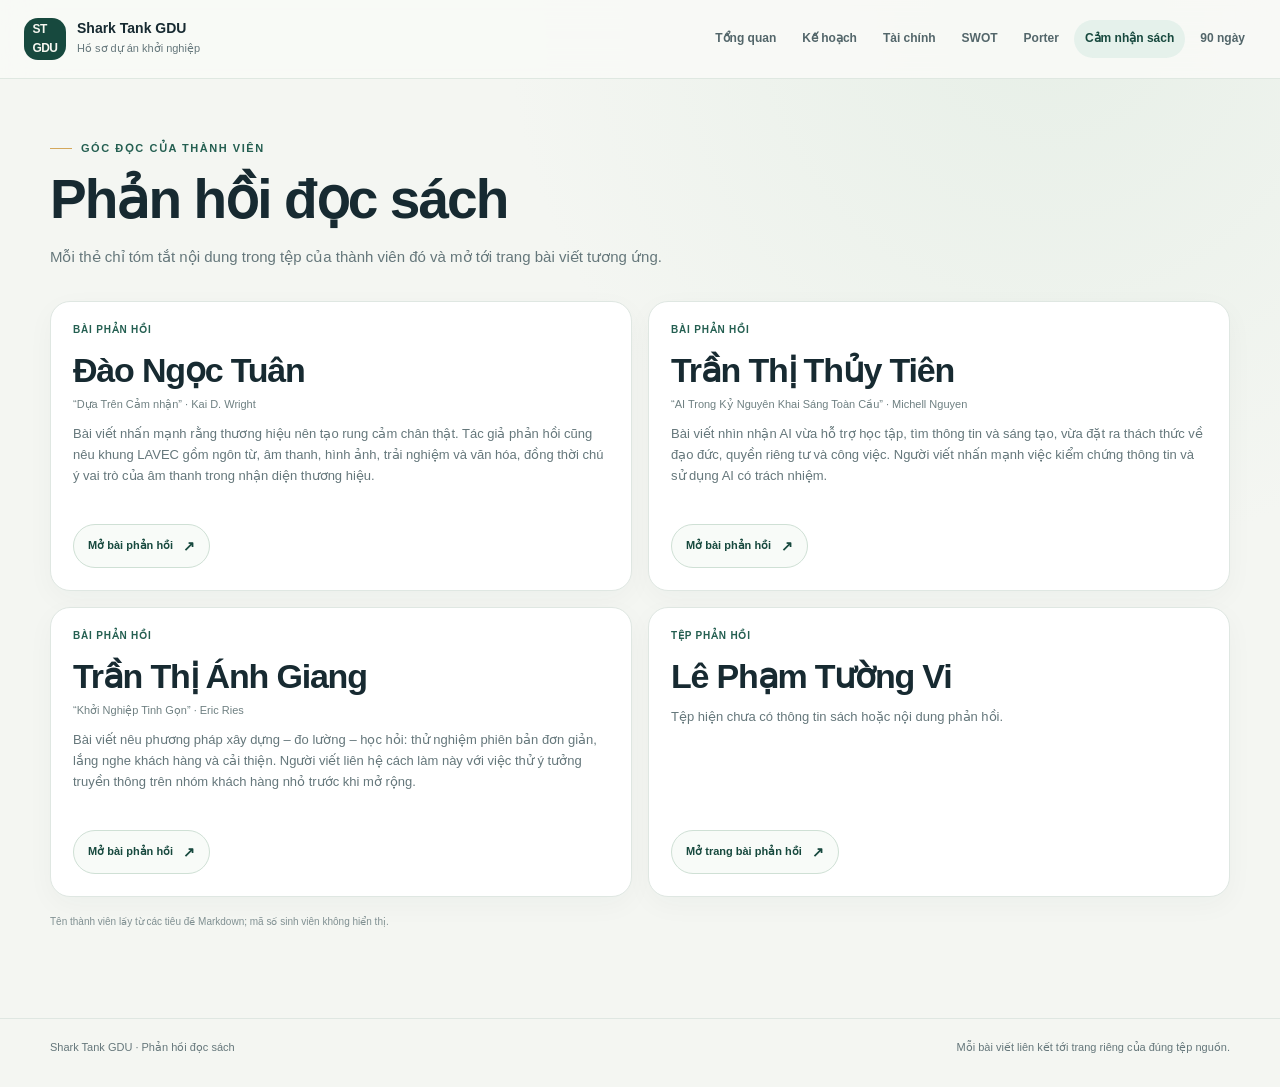
<file: reflections.html>
<!doctype html>
<html lang="vi">
<head>
  <meta charset="utf-8">
  <meta name="viewport" content="width=device-width, initial-scale=1">
  <meta name="description" content="Phản hồi đọc sách của các thành viên Shark Tank GDU.">
  <title>Phản hồi đọc sách | Shark Tank GDU</title>
  <link rel="stylesheet" href="style.css">
</head>
<body>
  <header class="site-header"><div class="header-inner">
    <a class="brand" href="index.html"><span class="brand-mark">ST<br>GDU</span><span><span class="brand-name">Shark Tank GDU</span><span class="brand-caption">Hồ sơ dự án khởi nghiệp</span></span></a>
    <nav class="main-nav" aria-label="Điều hướng chính"><a href="index.html">Tổng quan</a><a href="business-plan.html">Kế hoạch</a><a href="financial-analysis.html">Tài chính</a><a href="swot.html">SWOT</a><a href="five-forces.html">Porter</a><a href="reflections.html" aria-current="page">Cảm nhận sách</a><a href="action-plan.html">90 ngày</a></nav>
  </div></header>
  <main class="page-shell page-main">
    <div class="page-intro"><span class="eyebrow">Góc đọc của thành viên</span><h1>Phản hồi đọc sách</h1><p>Mỗi thẻ chỉ tóm tắt nội dung trong tệp của thành viên đó và mở tới trang bài viết tương ứng.</p></div>
    <div class="card-grid two">
      <article class="card reflection-card">
        <span class="member-id">Bài phản hồi</span><h2>Đào Ngọc Tuân</h2><p class="book-line">“Dựa Trên Cảm nhận” · Kai D. Wright</p>
        <p>Bài viết nhấn mạnh rằng thương hiệu nên tạo rung cảm chân thật. Tác giả phản hồi cũng nêu khung LAVEC gồm ngôn từ, âm thanh, hình ảnh, trải nghiệm và văn hóa, đồng thời chú ý vai trò của âm thanh trong nhận diện thương hiệu.</p>
        <a class="button-link" href="reflection-dao-ngoc-tuan.html">Mở bài phản hồi</a>
      </article>
      <article class="card reflection-card">
        <span class="member-id">Bài phản hồi</span><h2>Trần Thị Thủy Tiên</h2><p class="book-line">“AI Trong Kỷ Nguyên Khai Sáng Toàn Cầu” · Michell Nguyen</p>
        <p>Bài viết nhìn nhận AI vừa hỗ trợ học tập, tìm thông tin và sáng tạo, vừa đặt ra thách thức về đạo đức, quyền riêng tư và công việc. Người viết nhấn mạnh việc kiểm chứng thông tin và sử dụng AI có trách nhiệm.</p>
        <a class="button-link" href="reflection-tran-thi-thuy-tien.html">Mở bài phản hồi</a>
      </article>
      <article class="card reflection-card">
        <span class="member-id">Bài phản hồi</span><h2>Trần Thị Ánh Giang</h2><p class="book-line">“Khởi Nghiệp Tinh Gọn” · Eric Ries</p>
        <p>Bài viết nêu phương pháp xây dựng – đo lường – học hỏi: thử nghiệm phiên bản đơn giản, lắng nghe khách hàng và cải thiện. Người viết liên hệ cách làm này với việc thử ý tưởng truyền thông trên nhóm khách hàng nhỏ trước khi mở rộng.</p>
        <a class="button-link" href="reflection-tran-thi-anh-giang.html">Mở bài phản hồi</a>
      </article>
      <article class="card reflection-card">
        <span class="member-id">Tệp phản hồi</span><h2>Lê Phạm Tường Vi</h2>
        <p>Tệp hiện chưa có thông tin sách hoặc nội dung phản hồi.</p>
        <a class="button-link" href="reflection-le-pham-tuong-vi.html">Mở trang bài phản hồi</a>
      </article>
    </div>
    <p class="source-note">Tên thành viên lấy từ các tiêu đề Markdown; mã số sinh viên không hiển thị.</p>
  </main>
  <footer class="site-footer"><div class="page-shell footer-inner"><p>Shark Tank GDU · Phản hồi đọc sách</p><p>Mỗi bài viết liên kết tới trang riêng của đúng tệp nguồn.</p></div></footer>
</body>
</html>
</file>
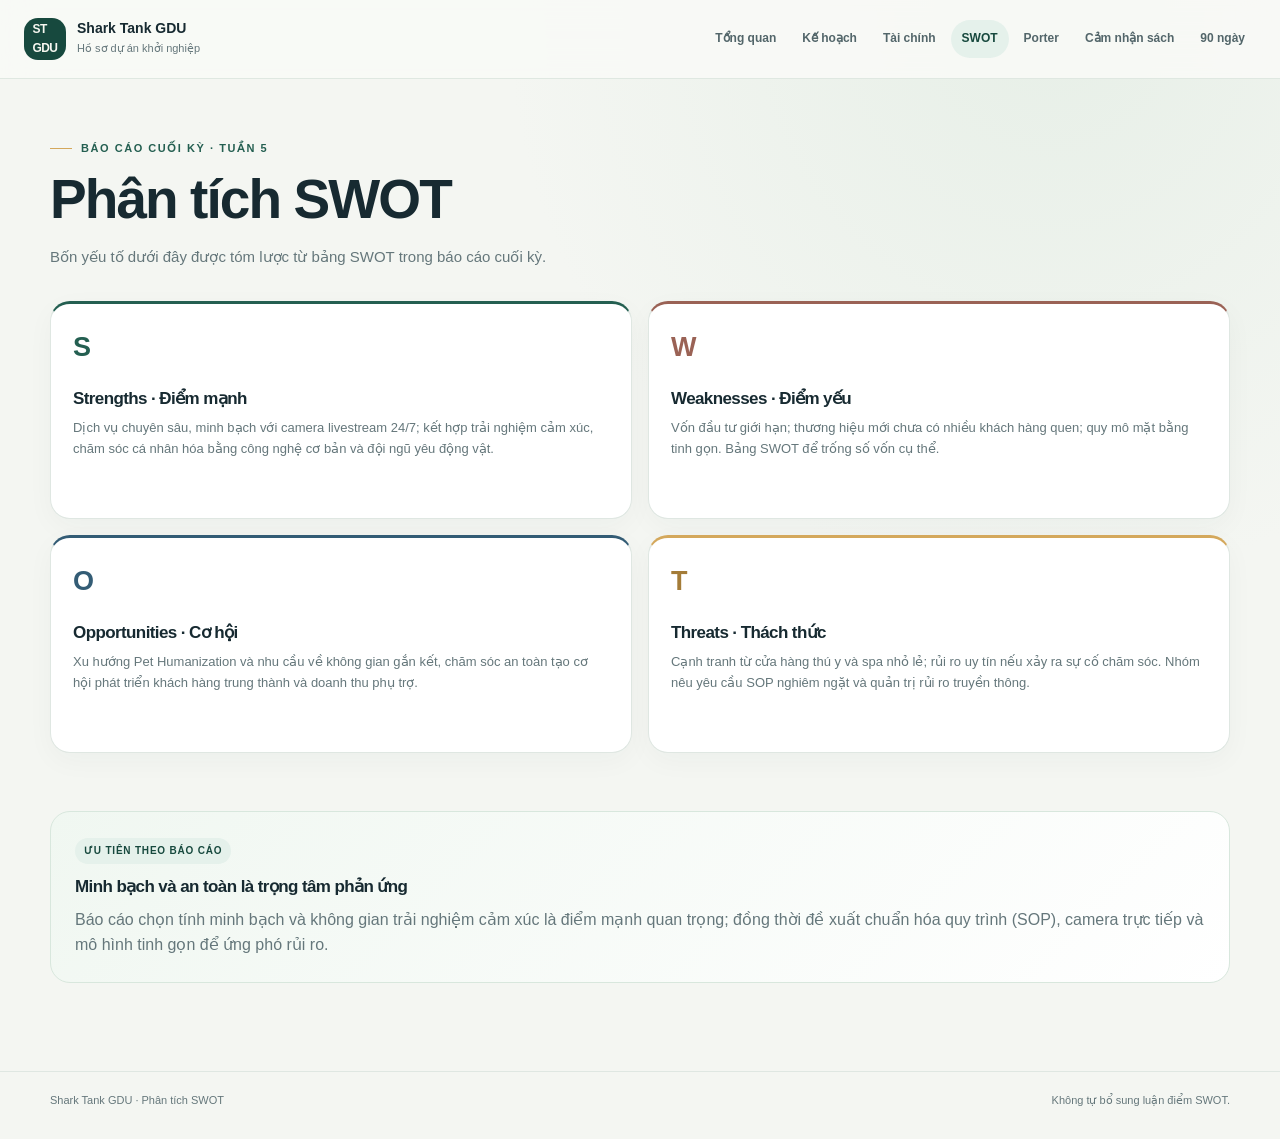
<file: swot.html>
<!doctype html>
<html lang="vi">
<head>
  <meta charset="utf-8">
  <meta name="viewport" content="width=device-width, initial-scale=1">
  <meta name="description" content="Phân tích SWOT theo nội dung trong Markdown nguồn.">
  <title>Phân tích SWOT | Shark Tank GDU</title>
  <link rel="stylesheet" href="style.css">
</head>
<body>
  <header class="site-header"><div class="header-inner">
    <a class="brand" href="index.html"><span class="brand-mark">ST<br>GDU</span><span><span class="brand-name">Shark Tank GDU</span><span class="brand-caption">Hồ sơ dự án khởi nghiệp</span></span></a>
    <nav class="main-nav" aria-label="Điều hướng chính"><a href="index.html">Tổng quan</a><a href="business-plan.html">Kế hoạch</a><a href="financial-analysis.html">Tài chính</a><a href="swot.html" aria-current="page">SWOT</a><a href="five-forces.html">Porter</a><a href="reflections.html">Cảm nhận sách</a><a href="action-plan.html">90 ngày</a></nav>
  </div></header>
  <main class="page-shell page-main">
    <div class="page-intro"><span class="eyebrow">Báo cáo cuối kỳ · Tuần 5</span><h1>Phân tích SWOT</h1><p>Bốn yếu tố dưới đây được tóm lược từ bảng SWOT trong báo cáo cuối kỳ.</p></div>
    <div class="card-grid two">
      <article class="card swot-card"><span class="swot-letter">S</span><h3>Strengths · Điểm mạnh</h3><p>Dịch vụ chuyên sâu, minh bạch với camera livestream 24/7; kết hợp trải nghiệm cảm xúc, chăm sóc cá nhân hóa bằng công nghệ cơ bản và đội ngũ yêu động vật.</p></article>
      <article class="card swot-card"><span class="swot-letter">W</span><h3>Weaknesses · Điểm yếu</h3><p>Vốn đầu tư giới hạn; thương hiệu mới chưa có nhiều khách hàng quen; quy mô mặt bằng tinh gọn. Bảng SWOT để trống số vốn cụ thể.</p></article>
      <article class="card swot-card"><span class="swot-letter">O</span><h3>Opportunities · Cơ hội</h3><p>Xu hướng Pet Humanization và nhu cầu về không gian gắn kết, chăm sóc an toàn tạo cơ hội phát triển khách hàng trung thành và doanh thu phụ trợ.</p></article>
      <article class="card swot-card"><span class="swot-letter">T</span><h3>Threats · Thách thức</h3><p>Cạnh tranh từ cửa hàng thú y và spa nhỏ lẻ; rủi ro uy tín nếu xảy ra sự cố chăm sóc. Nhóm nêu yêu cầu SOP nghiêm ngặt và quản trị rủi ro truyền thông.</p></article>
    </div>
    <section class="section"><div class="note-card"><span class="source-label">Ưu tiên theo báo cáo</span><h3>Minh bạch và an toàn là trọng tâm phản ứng</h3><p>Báo cáo chọn tính minh bạch và không gian trải nghiệm cảm xúc là điểm mạnh quan trọng; đồng thời đề xuất chuẩn hóa quy trình (SOP), camera trực tiếp và mô hình tinh gọn để ứng phó rủi ro.</p></div></section>
  </main>
  <footer class="site-footer"><div class="page-shell footer-inner"><p>Shark Tank GDU · Phân tích SWOT</p><p>Không tự bổ sung luận điểm SWOT.</p></div></footer>
</body>
</html>
</file>
<file: style.css>
:root {
  color-scheme: light;
  --ink: #172a31;
  --muted: #65777b;
  --paper: #f4f6f2;
  --surface: #ffffff;
  --line: #dfe7e2;
  --green: #245f51;
  --green-dark: #17493e;
  --mint: #e5f1eb;
  --gold: #d4a85c;
  --gold-soft: #f5eddb;
  --blue: #335c75;
  --blue-soft: #e8f0f4;
  --rose: #9a6255;
  --rose-soft: #f6eae6;
  --radius: 20px;
  --shadow: 0 18px 55px rgba(26, 53, 45, .08);
}

* { box-sizing: border-box; }

html { scroll-behavior: smooth; }

body {
  margin: 0;
  color: var(--ink);
  background:
    radial-gradient(ellipse at 82% 0%, rgba(221, 234, 223, .58), transparent 34rem),
    var(--paper);
  font-family: 'DM Sans', 'Segoe UI', sans-serif;
  line-height: 1.6;
  -webkit-font-smoothing: antialiased;
}

a { color: inherit; }

.site-header {
  position: sticky;
  z-index: 10;
  top: 0;
  border-bottom: 1px solid rgba(218, 228, 221, .85);
  background: rgba(249, 250, 247, .91);
  backdrop-filter: blur(18px);
}

.header-inner {
  display: flex;
  align-items: center;
  justify-content: space-between;
  gap: 24px;
  width: min(1320px, calc(100% - 48px));
  min-height: 78px;
  margin: 0 auto;
}

.brand {
  display: inline-flex;
  flex: 0 0 auto;
  align-items: center;
  gap: 11px;
  color: var(--ink);
  text-decoration: none;
}

.brand-mark {
  display: grid;
  width: 42px;
  height: 42px;
  place-items: center;
  border-radius: 14px;
  color: #f6f7f0;
  background: var(--green-dark);
  font-family: 'Manrope', sans-serif;
  font-size: 12px;
  font-weight: 800;
  letter-spacing: -.05em;
}

.brand-name { display: block; font-family: 'Manrope', sans-serif; font-size: 14px; font-weight: 800; line-height: 1.15; }
.brand-caption { display: block; margin-top: 4px; color: var(--muted); font-size: 11px; }

.main-nav {
  display: flex;
  align-items: center;
  justify-content: flex-end;
  gap: 4px;
  overflow-x: auto;
  scrollbar-width: none;
}

.main-nav::-webkit-scrollbar { display: none; }

.main-nav a {
  flex: 0 0 auto;
  padding: 9px 11px;
  border-radius: 999px;
  color: #53666a;
  font-size: 12px;
  font-weight: 700;
  text-decoration: none;
  transition: color .2s ease, background .2s ease;
}

.main-nav a:hover, .main-nav a[aria-current="page"] { color: var(--green-dark); background: var(--mint); }

.page-shell { width: min(1180px, calc(100% - 48px)); margin: 0 auto; }
.page-main { min-height: calc(100vh - 160px); padding: 52px 0 88px; }

.eyebrow {
  display: inline-flex;
  align-items: center;
  gap: 9px;
  color: var(--green);
  font-size: 11px;
  font-weight: 800;
  letter-spacing: .14em;
  text-transform: uppercase;
}

.eyebrow::before { width: 22px; height: 1px; background: var(--gold); content: ''; }

h1, h2, h3, p { margin-top: 0; }
h1, h2, h3 { font-family: 'Manrope', 'Segoe UI', sans-serif; letter-spacing: -.035em; }
h1 { margin-bottom: 17px; font-size: clamp(38px, 5vw, 66px); line-height: 1.04; }
h2 { margin-bottom: 10px; font-size: clamp(24px, 3vw, 34px); line-height: 1.15; }
h3 { margin-bottom: 8px; font-size: 17px; line-height: 1.3; }
p { color: var(--muted); }

.hero {
  position: relative;
  display: grid;
  grid-template-columns: minmax(0, 1.25fr) minmax(260px, .75fr);
  align-items: center;
  gap: 44px;
  min-height: 395px;
  padding: clamp(30px, 5vw, 64px);
  overflow: hidden;
  border: 1px solid rgba(220, 230, 223, .8);
  border-radius: 30px;
  background: linear-gradient(117deg, #fff 2%, #f8faf6 61%, #e8f1ea 100%);
  box-shadow: var(--shadow);
}

.hero::after {
  position: absolute;
  right: -80px;
  bottom: -190px;
  width: 440px;
  height: 440px;
  border: 1px solid rgba(36, 95, 81, .11);
  border-radius: 50%;
  box-shadow: 0 0 0 35px rgba(36, 95, 81, .025), 0 0 0 72px rgba(36, 95, 81, .02);
  content: '';
}

.hero-copy, .hero-panel { position: relative; z-index: 1; }
.hero-copy h1 { max-width: 700px; margin-top: 17px; }
.hero-copy h1 span { color: var(--green); }
.hero-copy > p { max-width: 610px; margin-bottom: 25px; font-size: 16px; }
.hero-panel { padding: 24px; border: 1px solid rgba(255, 255, 255, .82); border-radius: 22px; background: rgba(255,255,255,.74); box-shadow: 0 18px 48px rgba(33, 68, 57, .08); }
.hero-panel-label { margin-bottom: 14px; color: var(--muted); font-size: 11px; font-weight: 800; letter-spacing: .12em; text-transform: uppercase; }
.team-stack { display: grid; gap: 11px; }
.team-row { display: flex; align-items: center; gap: 12px; color: var(--ink); font-size: 13px; font-weight: 700; }
.avatar { display: grid; flex: 0 0 36px; height: 36px; place-items: center; border: 1px solid #d8e8dc; border-radius: 12px; color: var(--green); background: var(--mint); font-size: 11px; font-weight: 800; }
.hero-panel-foot { margin: 17px 0 0; padding-top: 14px; border-top: 1px solid var(--line); color: var(--muted); font-size: 11px; }

.section { margin-top: 58px; }
.section-heading { display: flex; align-items: end; justify-content: space-between; gap: 24px; margin-bottom: 19px; }
.section-heading p { max-width: 510px; margin-bottom: 0; font-size: 13px; }
.section-heading h2 { margin-bottom: 0; }

.card-grid { display: grid; grid-template-columns: repeat(3, minmax(0, 1fr)); gap: 16px; }
.card-grid.two { grid-template-columns: repeat(2, minmax(0, 1fr)); }
.card-grid.four { grid-template-columns: repeat(4, minmax(0, 1fr)); }
.card-grid.five { grid-template-columns: repeat(5, minmax(0, 1fr)); }

.card {
  min-width: 0;
  padding: 22px;
  border: 1px solid var(--line);
  border-radius: var(--radius);
  background: var(--surface);
  box-shadow: 0 8px 28px rgba(26, 53, 45, .035);
}

.card-link { display: flex; flex-direction: column; min-height: 174px; color: inherit; text-decoration: none; transition: transform .2s ease, box-shadow .2s ease; }
.card-link:hover { transform: translateY(-3px); box-shadow: var(--shadow); }
.card-index { display: grid; width: 34px; height: 34px; margin-bottom: 18px; place-items: center; border-radius: 11px; color: var(--green); background: var(--mint); font-size: 11px; font-weight: 800; }
.card-link h3 { margin-top: auto; }
.card-link p { margin-bottom: 0; font-size: 12px; }
.card-icon { display: grid; width: 44px; height: 44px; margin-bottom: 18px; place-items: center; border-radius: 14px; color: var(--green); background: var(--mint); font-family: 'Manrope', sans-serif; font-size: 12px; font-weight: 800; }

.page-intro { max-width: 760px; margin-bottom: 32px; }
.page-intro h1 { margin-top: 14px; font-size: clamp(36px, 5vw, 55px); }
.page-intro p { max-width: 700px; margin-bottom: 0; font-size: 15px; }
.content-layout { display: grid; grid-template-columns: minmax(0, 1.55fr) minmax(250px, .75fr); gap: 18px; align-items: start; }
.content-stack { display: grid; gap: 16px; }
.note-card { padding: 24px; border: 1px solid #d8e7dd; border-radius: var(--radius); background: linear-gradient(135deg, #f0f7f1, #fff); }
.note-card p:last-child, .card p:last-child { margin-bottom: 0; }
.source-label { display: inline-flex; margin-bottom: 12px; padding: 5px 9px; border-radius: 999px; color: var(--green-dark); background: var(--mint); font-size: 10px; font-weight: 800; letter-spacing: .08em; text-transform: uppercase; }
.empty-state { display: flex; align-items: flex-start; gap: 16px; padding: 25px; border: 1px dashed #b9cbc1; border-radius: var(--radius); background: rgba(255,255,255,.62); }
.empty-mark { display: grid; flex: 0 0 42px; height: 42px; place-items: center; border-radius: 14px; color: var(--blue); background: var(--blue-soft); font-family: 'Manrope', sans-serif; font-weight: 800; }
.empty-state h3 { margin: 1px 0 6px; }
.empty-state p { margin-bottom: 0; font-size: 13px; }
.muted-small { color: var(--muted); font-size: 12px; }

.metric-card { position: relative; min-height: 164px; overflow: hidden; }
.metric-card::after { position: absolute; right: -26px; bottom: -42px; width: 110px; height: 110px; border: 1px solid #e3ece6; border-radius: 50%; box-shadow: 0 0 0 17px #f7faf7, 0 0 0 34px #fbfcfa; content: ''; }
.metric-label { color: var(--muted); font-size: 12px; font-weight: 700; }
.metric-value { display: block; margin: 12px 0 4px; color: var(--green-dark); font-family: 'Manrope', sans-serif; font-size: 18px; font-weight: 800; }
.metric-card p { position: relative; z-index: 1; margin-bottom: 0; font-size: 11px; }
.metric-value.large { font-size: clamp(23px, 3vw, 34px); }
.market-source { margin-top: 15px; color: var(--muted); font-size: 10px; }
.market-source a { color: var(--green); text-decoration-thickness: 1px; text-underline-offset: 3px; }
.finance-chart { padding: 25px; }
.bar-list { display: grid; gap: 18px; margin-top: 20px; }
.bar-item { display: grid; grid-template-columns: minmax(130px, .65fr) minmax(100px, 1fr) 105px; align-items: center; gap: 14px; }
.bar-label { color: var(--ink); font-size: 12px; font-weight: 700; }
.bar-track { height: 11px; overflow: hidden; border-radius: 999px; background: #edf2ee; }
.bar-fill { display: block; height: 100%; border-radius: inherit; background: linear-gradient(90deg, #245f51, #75a18b); }
.bar-item:nth-child(2) .bar-fill { background: linear-gradient(90deg, #d4a85c, #ebcd91); }
.bar-item:nth-child(3) .bar-fill { background: linear-gradient(90deg, #335c75, #87a5b8); }
.bar-item:nth-child(4) .bar-fill { background: linear-gradient(90deg, #9a6255, #ce9686); }
.bar-item:nth-child(5) .bar-fill { background: linear-gradient(90deg, #557d61, #a1c3a0); }
.bar-value { color: var(--ink); font-family: 'Manrope', sans-serif; font-size: 12px; font-weight: 800; text-align: right; white-space: nowrap; }
.finance-note { margin-top: 20px; padding-top: 16px; border-top: 1px solid var(--line); color: var(--muted); font-size: 11px; }
.finance-conflict { border-left: 3px solid var(--gold); }
.force-level { display: inline-flex; align-self: flex-start; margin: -5px 0 13px; padding: 5px 9px; border-radius: 999px; color: var(--green-dark); background: var(--mint); font-size: 10px; font-weight: 800; }
.force-card p.force-reason { margin: auto 0 0; padding-top: 14px; border-top: 1px solid var(--line); font-size: 11px; }
.phase-number { display: grid; width: 36px; height: 36px; margin-bottom: 17px; place-items: center; border-radius: 13px; color: var(--green); background: var(--mint); font-family: 'Manrope', sans-serif; font-size: 12px; font-weight: 800; }

.swot-card { min-height: 218px; }
.swot-card:nth-child(1) { border-top: 3px solid var(--green); }
.swot-card:nth-child(2) { border-top: 3px solid var(--rose); }
.swot-card:nth-child(3) { border-top: 3px solid var(--blue); }
.swot-card:nth-child(4) { border-top: 3px solid var(--gold); }
.swot-letter { display: inline-block; margin-bottom: 18px; color: var(--green); font-family: 'Manrope', sans-serif; font-size: 27px; font-weight: 800; }
.swot-card:nth-child(2) .swot-letter { color: var(--rose); }
.swot-card:nth-child(3) .swot-letter { color: var(--blue); }
.swot-card:nth-child(4) .swot-letter { color: #a47c38; }
.swot-card p { font-size: 13px; }

.force-card { display: flex; flex-direction: column; min-height: 255px; padding: 20px; }
.force-number { display: grid; width: 32px; height: 32px; margin-bottom: 17px; place-items: center; border-radius: 50%; color: var(--blue); background: var(--blue-soft); font-family: 'Manrope', sans-serif; font-size: 12px; font-weight: 800; }
.force-card h3 { min-height: 66px; font-size: 15px; }
.force-card p { margin: auto 0 0; padding-top: 16px; border-top: 1px solid var(--line); font-size: 11px; }

.reflection-card { display: flex; flex-direction: column; min-height: 290px; }
.reflection-card .member-id { margin: -2px 0 13px; color: var(--green); font-size: 10px; font-weight: 800; letter-spacing: .08em; text-transform: uppercase; }
.reflection-card p { font-size: 13px; }
.book-line { margin-top: -5px; color: #6f8082; font-size: 11px !important; }
.button-link { display: inline-flex; align-items: center; justify-content: center; gap: 10px; align-self: flex-start; margin-top: auto; padding: 10px 14px; border: 1px solid #cfe0d5; border-radius: 999px; color: var(--green-dark); background: #f8fbf8; font-size: 11px; font-weight: 800; text-decoration: none; transition: background .2s ease, border-color .2s ease; }
.button-link:hover { border-color: var(--green); background: var(--mint); }
.button-link::after { content: '↗'; font-size: 14px; }

.timeline { position: relative; display: grid; grid-template-columns: repeat(3, minmax(0, 1fr)); gap: 16px; }
.timeline-card { min-height: 190px; border-top: 3px solid #d6e4db; }
.timeline-phase { margin-bottom: 17px; color: var(--green); font-size: 10px; font-weight: 800; letter-spacing: .13em; text-transform: uppercase; }

.detail-back { display: inline-flex; margin-bottom: 25px; color: var(--green); font-size: 12px; font-weight: 800; text-decoration: none; }
.detail-back:hover { text-decoration: underline; }
.reflection-detail { max-width: 850px; margin: 0 auto; }
.reflection-detail .page-intro { max-width: 100%; }
.reflection-detail .page-intro h1 { font-size: clamp(34px, 5vw, 50px); }
.article-meta { display: flex; flex-wrap: wrap; gap: 8px; margin: 18px 0 26px; }
.meta-pill { padding: 7px 11px; border: 1px solid var(--line); border-radius: 999px; color: var(--muted); background: #fff; font-size: 11px; }
.article-body { padding: clamp(24px, 5vw, 48px); border: 1px solid var(--line); border-radius: 24px; background: #fff; box-shadow: var(--shadow); }
.article-body p { margin-bottom: 20px; color: #475c60; font-size: 15px; line-height: 1.9; overflow-wrap: anywhere; }
.article-body p:last-child { margin-bottom: 0; }
.article-callout { padding: 20px 22px; border-left: 3px solid var(--gold); border-radius: 0 14px 14px 0; background: #faf7ef; }
.article-callout p { margin: 0; }
.source-note { margin: 17px 0 0; color: #809092; font-size: 10px; }

.site-footer { padding: 20px 0 30px; border-top: 1px solid var(--line); color: #809092; font-size: 11px; }
.footer-inner { display: flex; justify-content: space-between; gap: 20px; }
.footer-inner p { margin: 0; font-size: inherit; }

@media (max-width: 1080px) {
  .header-inner { align-items: flex-start; flex-direction: column; gap: 8px; padding: 15px 0 11px; }
  .main-nav { justify-content: flex-start; width: 100%; }
  .main-nav a { padding: 8px 10px; }
  .hero { gap: 26px; }
  .card-grid.five { grid-template-columns: repeat(3, minmax(0, 1fr)); }
  .card-grid.four { grid-template-columns: repeat(2, minmax(0, 1fr)); }
}

@media (max-width: 760px) {
  .header-inner, .page-shell { width: min(100% - 32px, 560px); }
  .page-main { padding: 32px 0 62px; }
  .hero { grid-template-columns: 1fr; min-height: auto; padding: 29px 23px; border-radius: 24px; }
  .hero::after { right: -160px; bottom: -250px; }
  .hero-copy > p { font-size: 14px; }
  .hero-panel { max-width: 470px; }
  .section { margin-top: 42px; }
  .section-heading { align-items: flex-start; flex-direction: column; gap: 8px; }
  .card-grid, .card-grid.two, .card-grid.four, .card-grid.five, .timeline { grid-template-columns: 1fr; }
  .card-link { min-height: 145px; }
  .force-card { min-height: 205px; }
  .force-card h3 { min-height: auto; }
  .swot-card { min-height: 175px; }
  .content-layout { grid-template-columns: 1fr; }
  .reflection-card { min-height: auto; }
  .reflection-card .button-link { margin-top: 14px; }
  .empty-state { padding: 19px; }
  .bar-item { grid-template-columns: 1fr auto; gap: 8px 12px; }
  .bar-label { grid-column: 1; }
  .bar-value { grid-column: 2; grid-row: 1; }
  .bar-track { grid-column: 1 / -1; grid-row: 2; }
  .footer-inner { flex-direction: column; gap: 5px; }
}

@media (prefers-reduced-motion: reduce) {
  *, *::before, *::after { scroll-behavior: auto !important; transition-duration: .01ms !important; }
}
</file>
